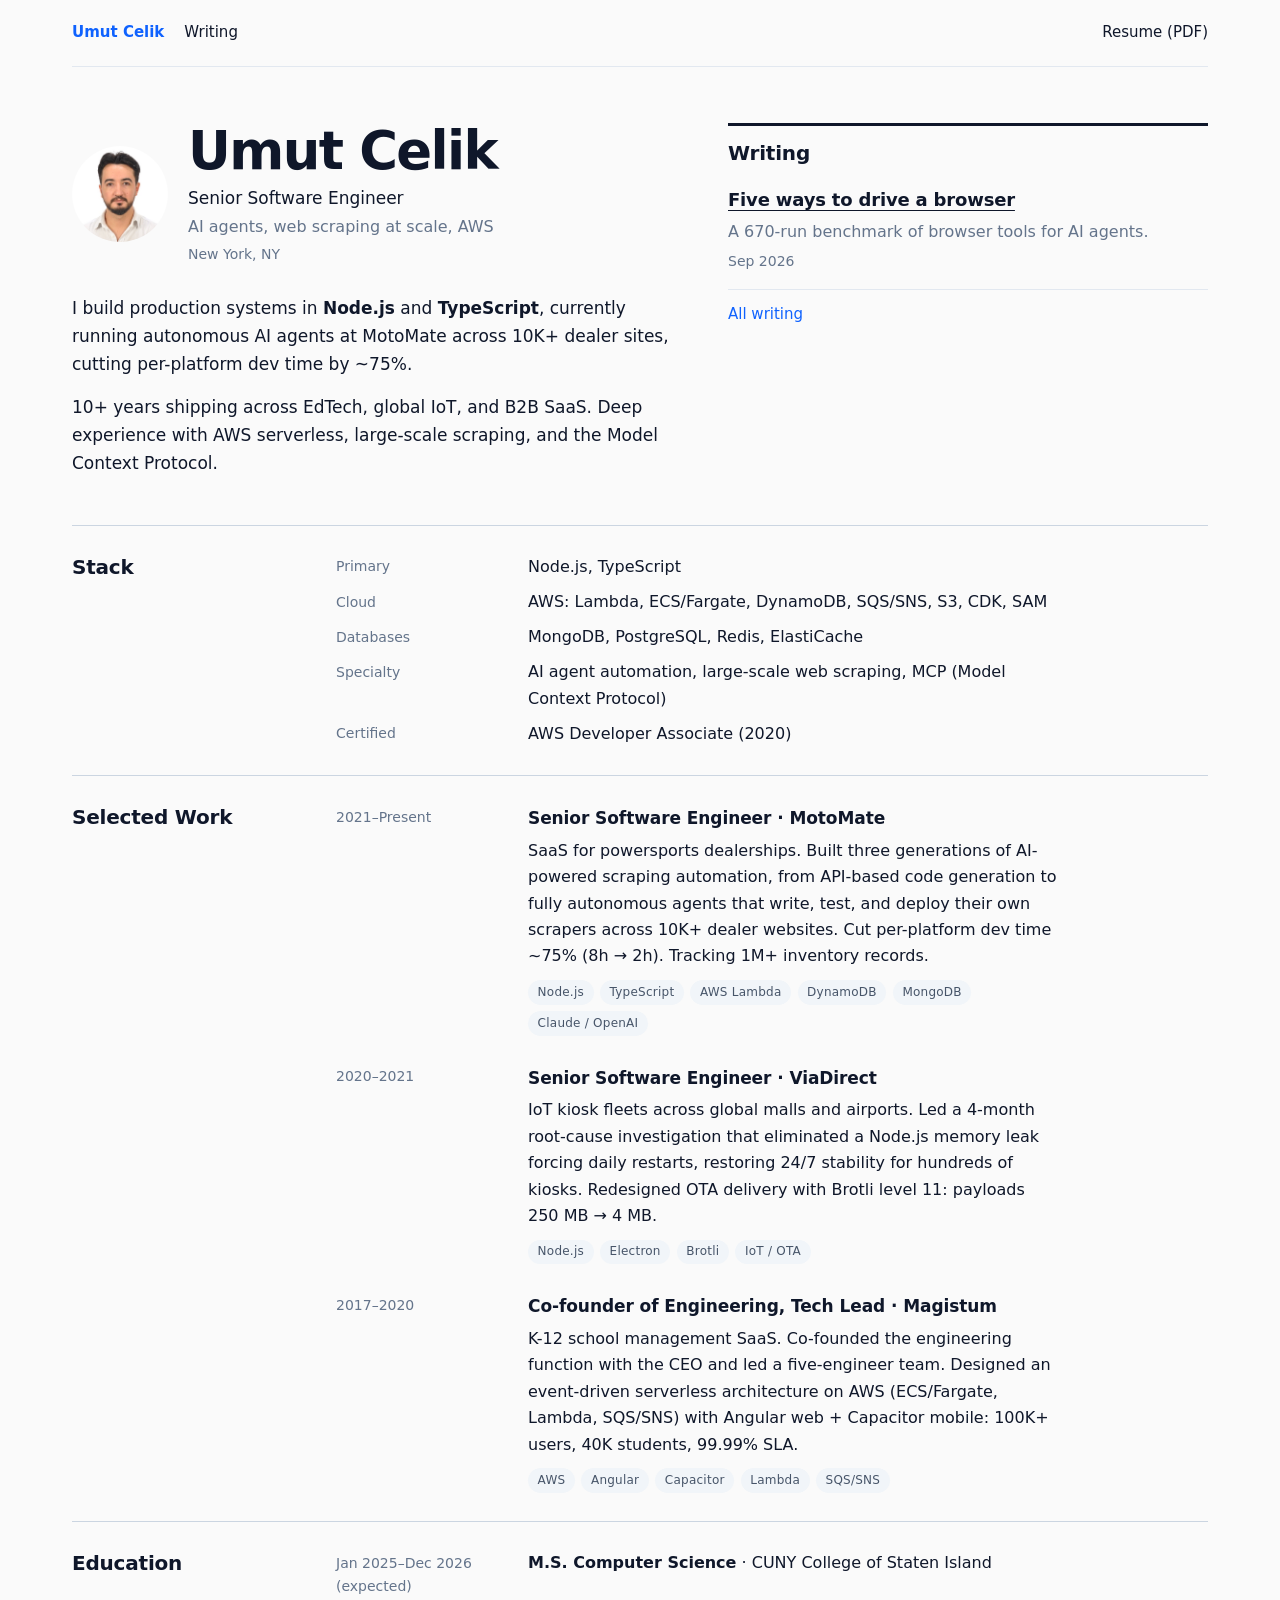
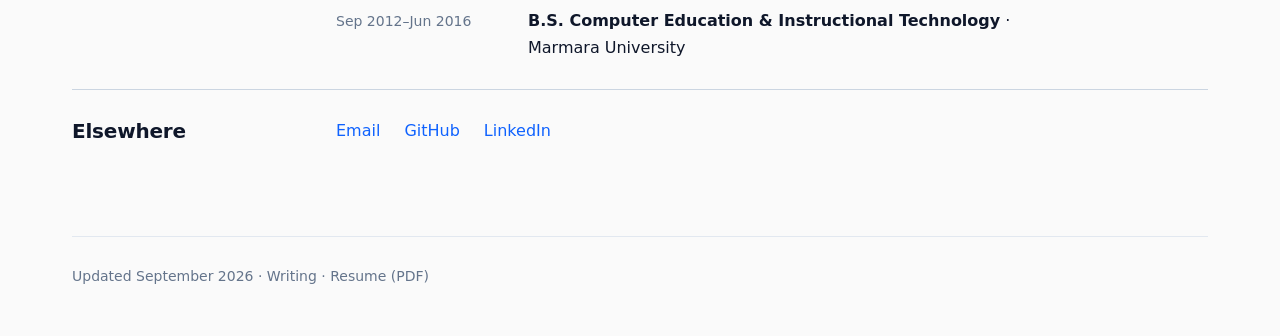
<file: index.html>
<!DOCTYPE html>
<html lang="en">
<head>
    <meta charset="utf-8">
    <meta name="viewport" content="width=device-width, initial-scale=1">
    <title>Umut Celik · Senior Software Engineer · AI Agents, Web Scraping, AWS</title>
    <meta name="description" content="Senior software engineer specializing in AI agent automation and large-scale web scraping. 10+ years in Node.js, TypeScript, and AWS. Based in New York, NY.">
    <meta name="author" content="Umut Celik">
    <link rel="canonical" href="https://umutcelik.com.tr/">
    <meta name="theme-color" content="#0a0a0a" media="(prefers-color-scheme: dark)">
    <meta name="theme-color" content="#fafafa" media="(prefers-color-scheme: light)">

    <meta property="og:type" content="profile">
    <meta property="og:title" content="Umut Celik, Senior Software Engineer">
    <meta property="og:description" content="AI agents, web scraping at scale, AWS. 10+ years shipping production Node.js and TypeScript systems.">
    <meta property="og:url" content="https://umutcelik.com.tr/">
    <meta property="og:image" content="https://umutcelik.com.tr/og.png">
    <meta property="og:image:width" content="1200">
    <meta property="og:image:height" content="630">
    <meta property="og:locale" content="en_US">
    <meta property="profile:first_name" content="Umut">
    <meta property="profile:last_name" content="Celik">

    <meta name="twitter:card" content="summary_large_image">
    <meta name="twitter:title" content="Umut Celik, Senior Software Engineer">
    <meta name="twitter:description" content="AI agents, web scraping at scale, AWS. 10+ years shipping production Node.js and TypeScript systems.">
    <meta name="twitter:image" content="https://umutcelik.com.tr/og.png">

    <link rel="icon" href="/favicon.ico" sizes="48x48">
    <link rel="icon" href="/favicon.svg" type="image/svg+xml">
    <link rel="icon" href="/favicon-96.png" type="image/png" sizes="96x96">
    <link rel="apple-touch-icon" href="/apple-touch-icon.png">
    <link rel="alternate" type="application/atom+xml" title="Umut Celik: Writing" href="https://umutcelik.com.tr/blog/feed.xml">

    <link rel="preload" as="image" href="umut-celik.jpg" fetchpriority="high">
    <link rel="stylesheet" href="assets/css/main.css">

    <script type="application/ld+json">
    {
        "@context": "https://schema.org",
        "@type": "ProfilePage",
        "@id": "https://umutcelik.com.tr/#profile",
        "url": "https://umutcelik.com.tr/",
        "dateModified": "2026-09-30T00:00:00-04:00",
        "inLanguage": "en-US",
        "mainEntity": {
            "@type": "Person",
            "name": "Umut Celik",
            "givenName": "Umut",
            "familyName": "Celik",
            "jobTitle": "Senior Software Engineer",
            "description": "Senior software engineer specializing in AI agent automation and large-scale web scraping.",
            "url": "https://umutcelik.com.tr/",
            "image": "https://umutcelik.com.tr/umut-celik.jpg",
            "email": "mailto:05umutcelik@gmail.com",
            "worksFor": {
                "@type": "Organization",
                "name": "MotoMate LLC"
            },
            "alumniOf": [
                {
                    "@type": "CollegeOrUniversity",
                    "name": "CUNY College of Staten Island"
                },
                {
                    "@type": "CollegeOrUniversity",
                    "name": "Marmara University"
                }
            ],
            "address": {
                "@type": "PostalAddress",
                "addressLocality": "New York",
                "addressRegion": "NY",
                "addressCountry": "US"
            },
            "hasCredential": {
                "@type": "EducationalOccupationalCredential",
                "name": "AWS Certified Developer Associate",
                "credentialCategory": "certification",
                "recognizedBy": {
                    "@type": "Organization",
                    "name": "Amazon Web Services"
                }
            },
            "knowsAbout": [
                "AI Agent Automation",
                "Large-scale Web Scraping",
                "Model Context Protocol (MCP)",
                "Node.js",
                "TypeScript",
                "AWS",
                "Serverless Architecture",
                "MongoDB",
                "OpenAI Agents SDK",
                "Anthropic Claude SDK"
            ],
            "sameAs": [
                "https://www.linkedin.com/in/05umutcelik/",
                "https://github.com/umutc"
            ],
            "@id": "https://umutcelik.com.tr/#person",
            "alternateName": "Umut Çelik"
        }
    }
    </script>
</head>
<body>
    <a class="skip-link" href="#main">Skip to content</a>

    <header class="wrap">
        <nav class="site-nav" aria-label="Site">
            <a href="/" aria-current="page">Umut Celik</a>
            <a href="/blog/">Writing</a>
            <a class="push" href="/Umut_Celik_Resume.pdf">Resume (PDF)</a>
        </nav>
    </header>

    <main id="main" class="wrap home">
        <div class="home-lede">
            <div>
                <header class="id">
                    <img class="avatar" src="umut-celik.jpg" alt="Umut Celik" width="96" height="96">
                    <div>
                        <h1>Umut Celik</h1>
                        <p class="role">Senior Software Engineer</p>
                        <p class="tagline">AI agents, web scraping at scale, AWS</p>
                        <p class="meta">New York, NY</p>
                    </div>
                </header>

                <section class="about" aria-label="About">
                    <p>I build production systems in <strong>Node.js</strong> and <strong>TypeScript</strong>, currently running autonomous AI agents at MotoMate across 10K+ dealer sites, cutting per-platform dev time by ~75%.</p>
            <p>10+ years shipping across EdTech, global IoT, and B2B SaaS. Deep experience with AWS serverless, large-scale scraping, and the Model Context Protocol.</p>
                </section>
            </div>

            <section class="latest" id="writing" aria-labelledby="writing-heading">
                <h2 id="writing-heading">Writing</h2>
                <div class="entry">
                    <a href="/blog/five-ways-to-drive-a-browser/">Five ways to drive a browser</a>
                    <p>A 670-run benchmark of browser tools for AI agents.</p>
                    <time datetime="2026-09-30">Sep 2026</time>
                </div>
                <p class="more"><a href="/blog/">All writing</a></p>
            </section>
        </div>

        <section class="row" id="stack" aria-labelledby="stack-heading">
            <h2 id="stack-heading">Stack</h2>
            <dl class="stack">
                <dt>Primary</dt>
                <dd>Node.js, TypeScript</dd>
                <dt>Cloud</dt>
                <dd>AWS: Lambda, ECS/Fargate, DynamoDB, SQS/SNS, S3, CDK, SAM</dd>
                <dt>Databases</dt>
                <dd>MongoDB, PostgreSQL, Redis, ElastiCache</dd>
                <dt>Specialty</dt>
                <dd>AI agent automation, large-scale web scraping, MCP (Model Context Protocol)</dd>
                <dt>Certified</dt>
                <dd>AWS Developer Associate (2020)</dd>
            </dl>
        </section>

        <section class="row" id="work" aria-labelledby="work-heading">
            <h2 id="work-heading">Selected Work</h2>
            <ol class="timeline">
                <li>
                    <div class="when">2021–Present</div>
                    <div class="what">
                        <h3>Senior Software Engineer · MotoMate</h3>
                        <p>SaaS for powersports dealerships. Built three generations of AI-powered scraping automation, from API-based code generation to fully autonomous agents that write, test, and deploy their own scrapers across 10K+ dealer websites. Cut per-platform dev time ~75% (8h → 2h). Tracking 1M+ inventory records.</p>
                        <ul class="tags">
                            <li>Node.js</li><li>TypeScript</li><li>AWS Lambda</li><li>DynamoDB</li><li>MongoDB</li><li>Claude / OpenAI</li>
                        </ul>
                    </div>
                </li>
                <li>
                    <div class="when">2020–2021</div>
                    <div class="what">
                        <h3>Senior Software Engineer · ViaDirect</h3>
                        <p>IoT kiosk fleets across global malls and airports. Led a 4-month root-cause investigation that eliminated a Node.js memory leak forcing daily restarts, restoring 24/7 stability for hundreds of kiosks. Redesigned OTA delivery with Brotli level 11: payloads 250&nbsp;MB → 4&nbsp;MB.</p>
                        <ul class="tags">
                            <li>Node.js</li><li>Electron</li><li>Brotli</li><li>IoT / OTA</li>
                        </ul>
                    </div>
                </li>
                <li>
                    <div class="when">2017–2020</div>
                    <div class="what">
                        <h3>Co-founder of Engineering, Tech Lead · Magistum</h3>
                        <p>K-12 school management SaaS. Co-founded the engineering function with the CEO and led a five-engineer team. Designed an event-driven serverless architecture on AWS (ECS/Fargate, Lambda, SQS/SNS) with Angular web + Capacitor mobile: 100K+ users, 40K students, 99.99% SLA.</p>
                        <ul class="tags">
                            <li>AWS</li><li>Angular</li><li>Capacitor</li><li>Lambda</li><li>SQS/SNS</li>
                        </ul>
                    </div>
                </li>
            </ol>
        </section>

        <section class="row" id="education" aria-labelledby="edu-heading">
            <h2 id="edu-heading">Education</h2>
            <ul class="edu">
                <li>
                    <span class="when">Jan 2025–Dec 2026 (expected)</span>
                    <span class="what"><strong>M.S. Computer Science</strong> · CUNY College of Staten Island</span>
                </li>
                <li>
                    <span class="when">Sep 2012–Jun 2016</span>
                    <span class="what"><strong>B.S. Computer Education &amp; Instructional Technology</strong> · Marmara University</span>
                </li>
            </ul>
        </section>

        <section class="row" id="elsewhere" aria-labelledby="elsewhere-heading">
            <h2 id="elsewhere-heading">Elsewhere</h2>
            <ul class="links">
                <li><a href="mailto:05umutcelik@gmail.com">Email</a></li>
                <li><a href="https://github.com/umutc" rel="me noopener" target="_blank">GitHub</a></li>
                <li><a href="https://www.linkedin.com/in/05umutcelik/" rel="me noopener" target="_blank">LinkedIn</a></li>
            </ul>
        </section>
    </main>

    <footer class="wrap site-footer">
        <p>Updated September 2026 · <a href="/blog/">Writing</a> · <a href="/Umut_Celik_Resume.pdf">Resume (PDF)</a></p>
    </footer>
</body>
</html>
</file>
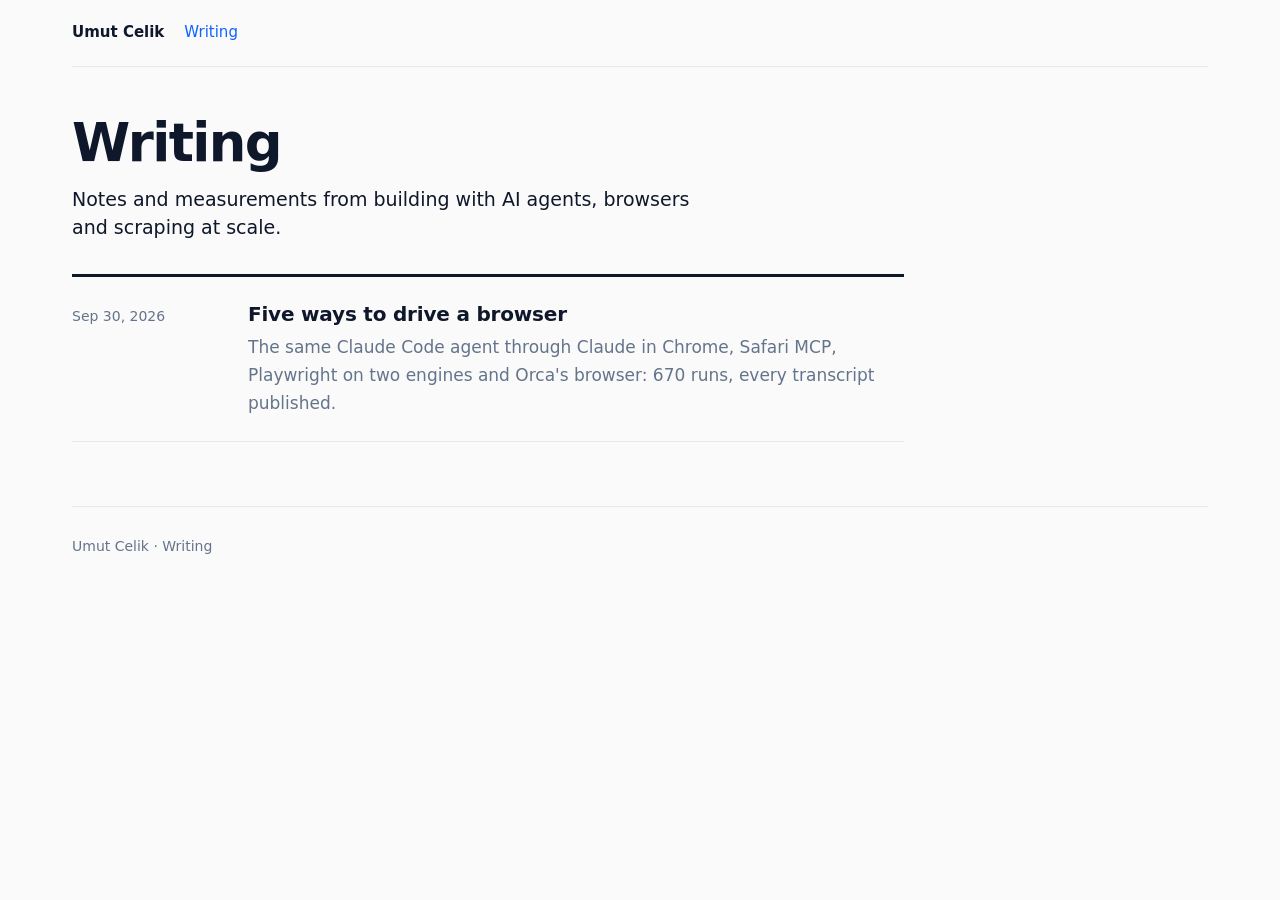
<file: blog/index.html>
<!DOCTYPE html>
<html lang="en">
<head>
    <meta charset="utf-8">
    <meta name="viewport" content="width=device-width, initial-scale=1">
    <title>Writing · Umut Celik</title>
    <meta name="description" content="Notes and measurements from building with AI agents, browsers and scraping at scale.">
    <meta name="author" content="Umut Celik">
    <link rel="canonical" href="https://umutcelik.com.tr/blog/">
    <meta name="theme-color" content="#0a0a0a" media="(prefers-color-scheme: dark)">
    <meta name="theme-color" content="#fafafa" media="(prefers-color-scheme: light)">
    <meta property="og:type" content="website">
    <meta property="og:title" content="Writing · Umut Celik">
    <meta property="og:url" content="https://umutcelik.com.tr/blog/">
    <meta property="og:image" content="https://umutcelik.com.tr/og.png">
    <link rel="icon" href="/favicon.ico" sizes="48x48">
    <link rel="icon" href="/favicon.svg" type="image/svg+xml">
    <link rel="icon" href="/favicon-96.png" type="image/png" sizes="96x96">
    <link rel="apple-touch-icon" href="/apple-touch-icon.png">
    <link rel="alternate" type="application/atom+xml" title="Umut Celik: Writing" href="https://umutcelik.com.tr/blog/feed.xml">
    <link rel="stylesheet" href="/assets/css/main.css">
    <link rel="stylesheet" href="/assets/css/post.css">
    <script type="application/ld+json">
    {
        "@context": "https://schema.org",
        "@type": "Blog",
        "@id": "https://umutcelik.com.tr/blog/#blog",
        "url": "https://umutcelik.com.tr/blog/",
        "name": "Writing · Umut Celik",
        "inLanguage": "en-US",
        "author": {
            "@type": "Person",
            "@id": "https://umutcelik.com.tr/#person",
            "name": "Umut Celik",
            "url": "https://umutcelik.com.tr/"
        },
        "blogPost": [
            {
                "@type": "BlogPosting",
                "@id": "https://umutcelik.com.tr/blog/five-ways-to-drive-a-browser/#article",
                "headline": "Five ways to drive a browser",
                "url": "https://umutcelik.com.tr/blog/five-ways-to-drive-a-browser/",
                "datePublished": "2026-09-30T00:00:00-04:00"
            }
        ]
    }
    </script>
</head>
<body>
    <a class="skip-link" href="#main">Skip to content</a>

    <header class="wrap">
        <nav class="site-nav" aria-label="Site">
            <a href="/">Umut Celik</a>
            <a href="/blog/" aria-current="page">Writing</a>
        </nav>
    </header>

    <main id="main" class="wrap">
        <header class="list-head">
            <h1>Writing</h1>
            <p class="dek">Notes and measurements from building with AI agents, browsers and scraping at scale.</p>
        </header>

        <ol class="post-list" reversed>
            <li>
                <div class="when"><time datetime="2026-09-30">Sep 30, 2026</time></div>
                <div>
                    <h2><a href="/blog/five-ways-to-drive-a-browser/">Five ways to drive a browser</a></h2>
                    <p>The same Claude Code agent through Claude in Chrome, Safari MCP, Playwright on two engines and Orca's browser: 670 runs, every transcript published.</p>
                </div>
            </li>
        </ol>
    </main>

    <footer class="wrap site-footer">
        <p><a href="/">Umut Celik</a> · <a href="/blog/">Writing</a></p>
    </footer>
</body>
</html>
</file>
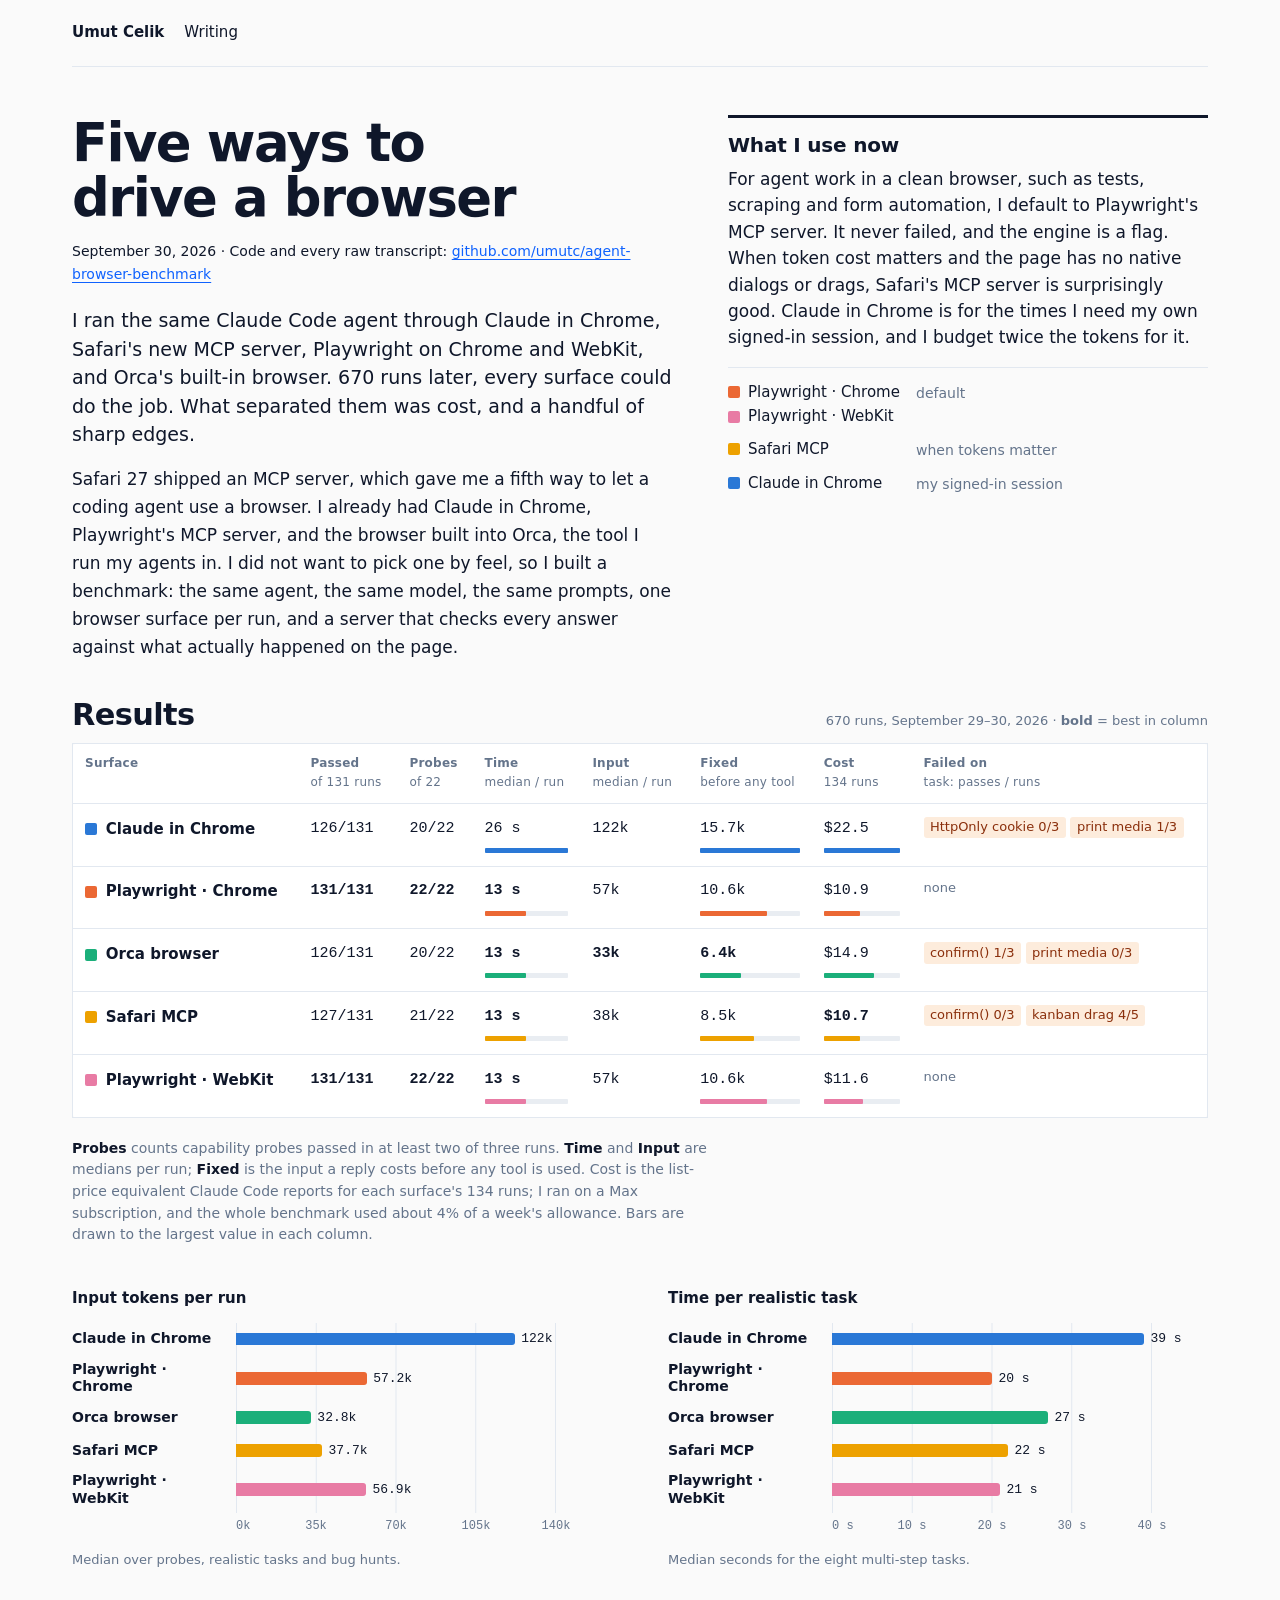
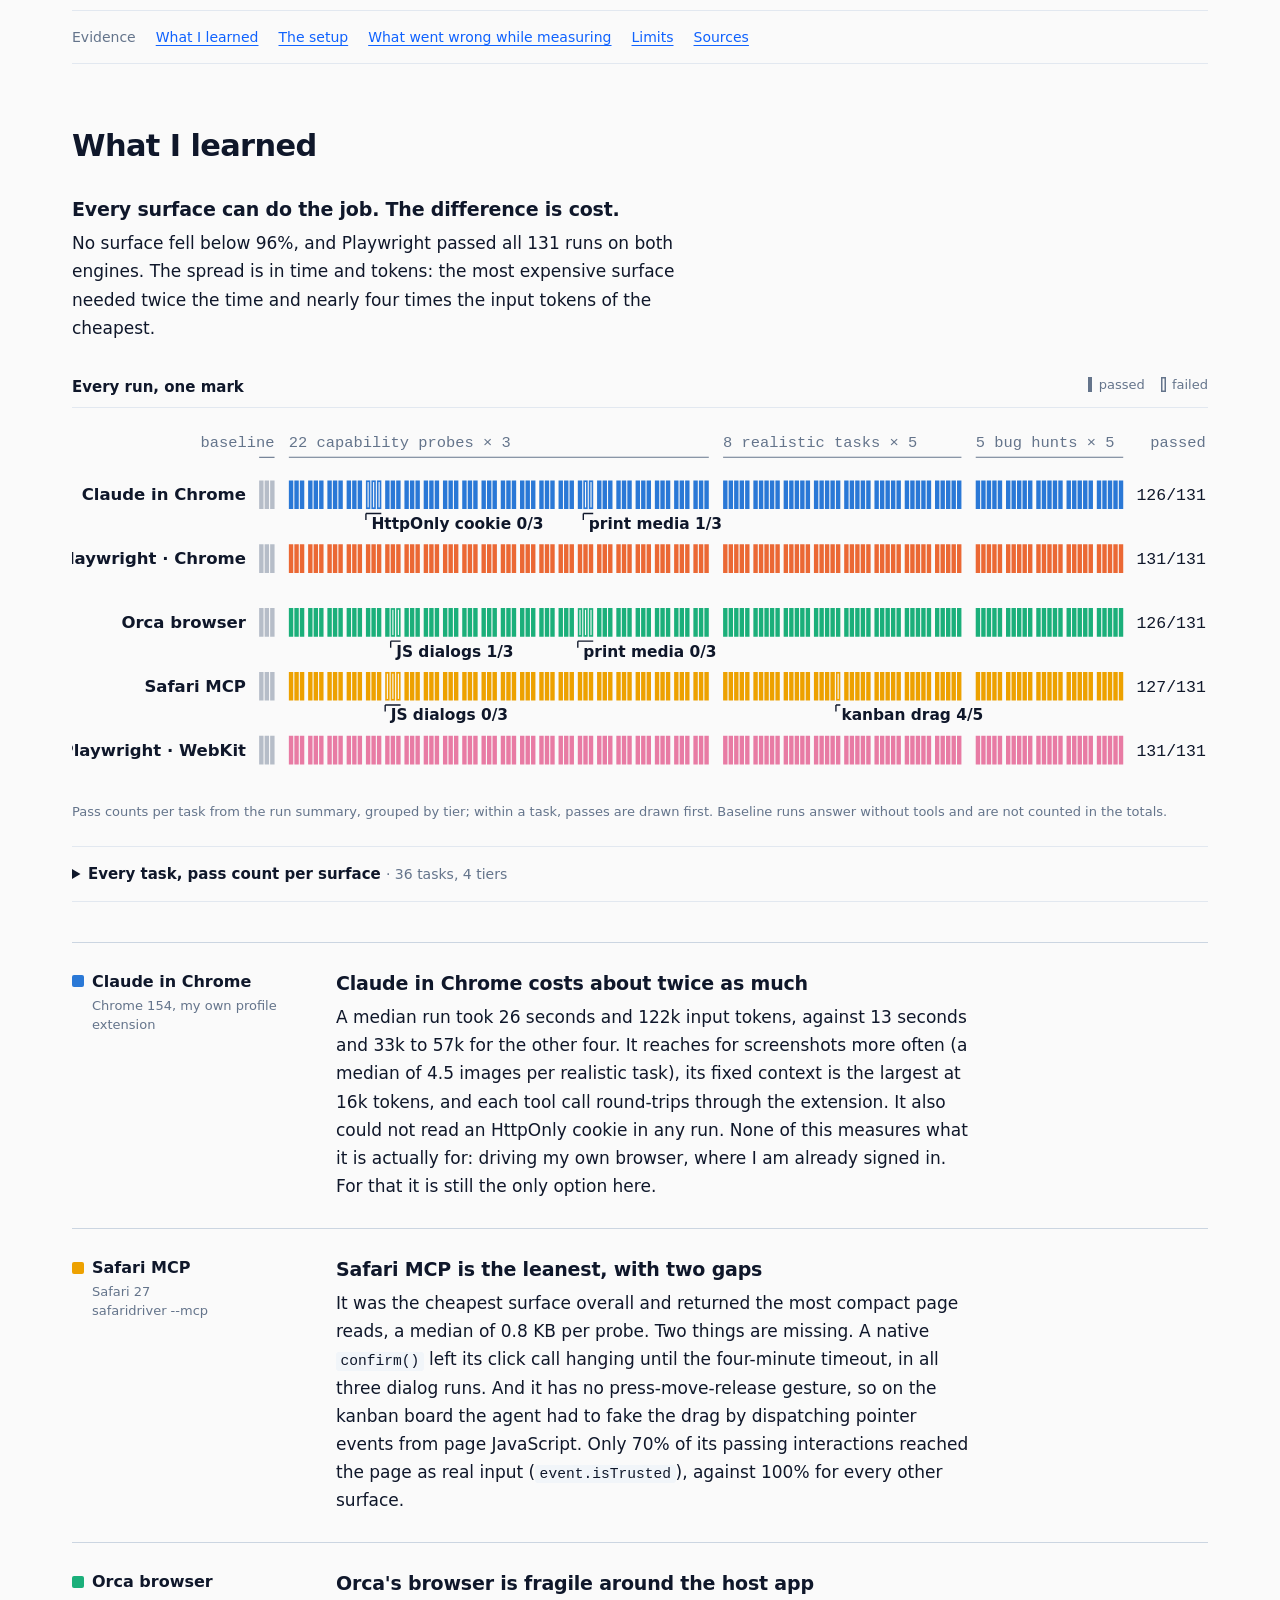
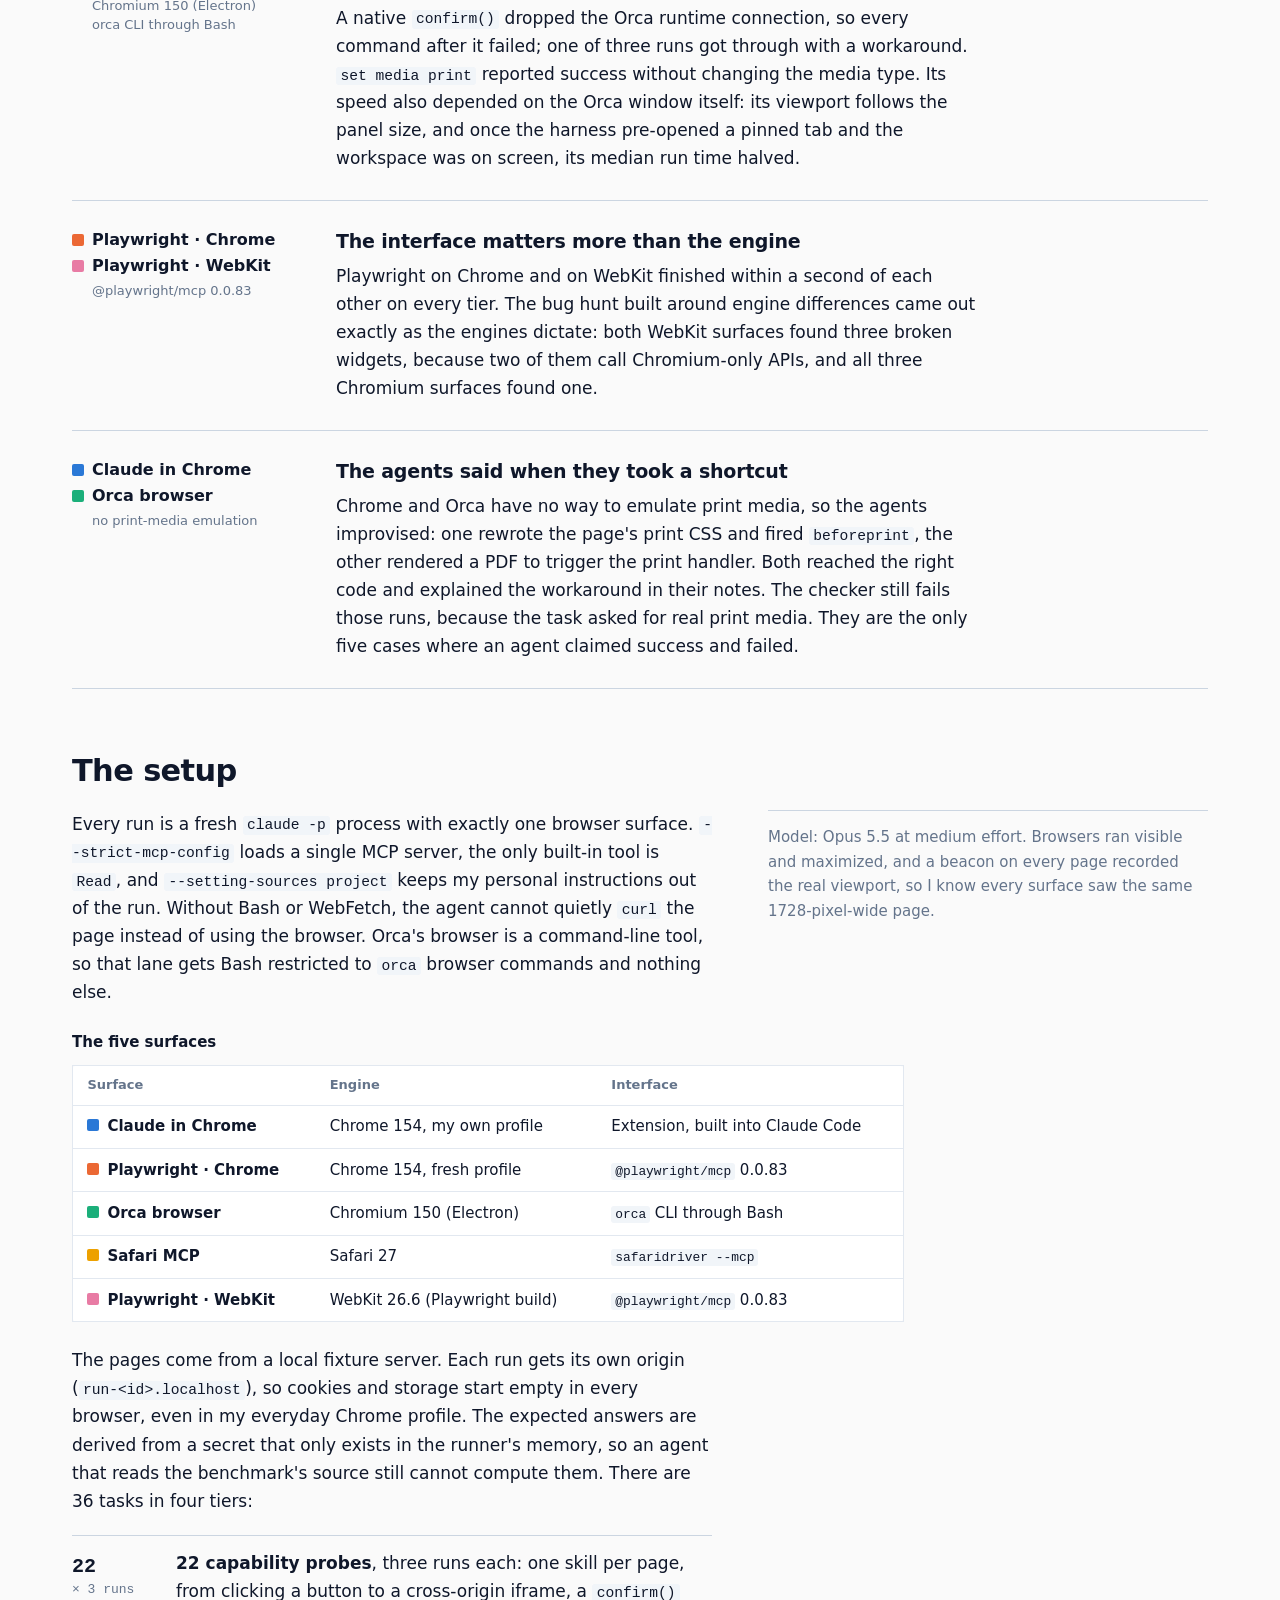
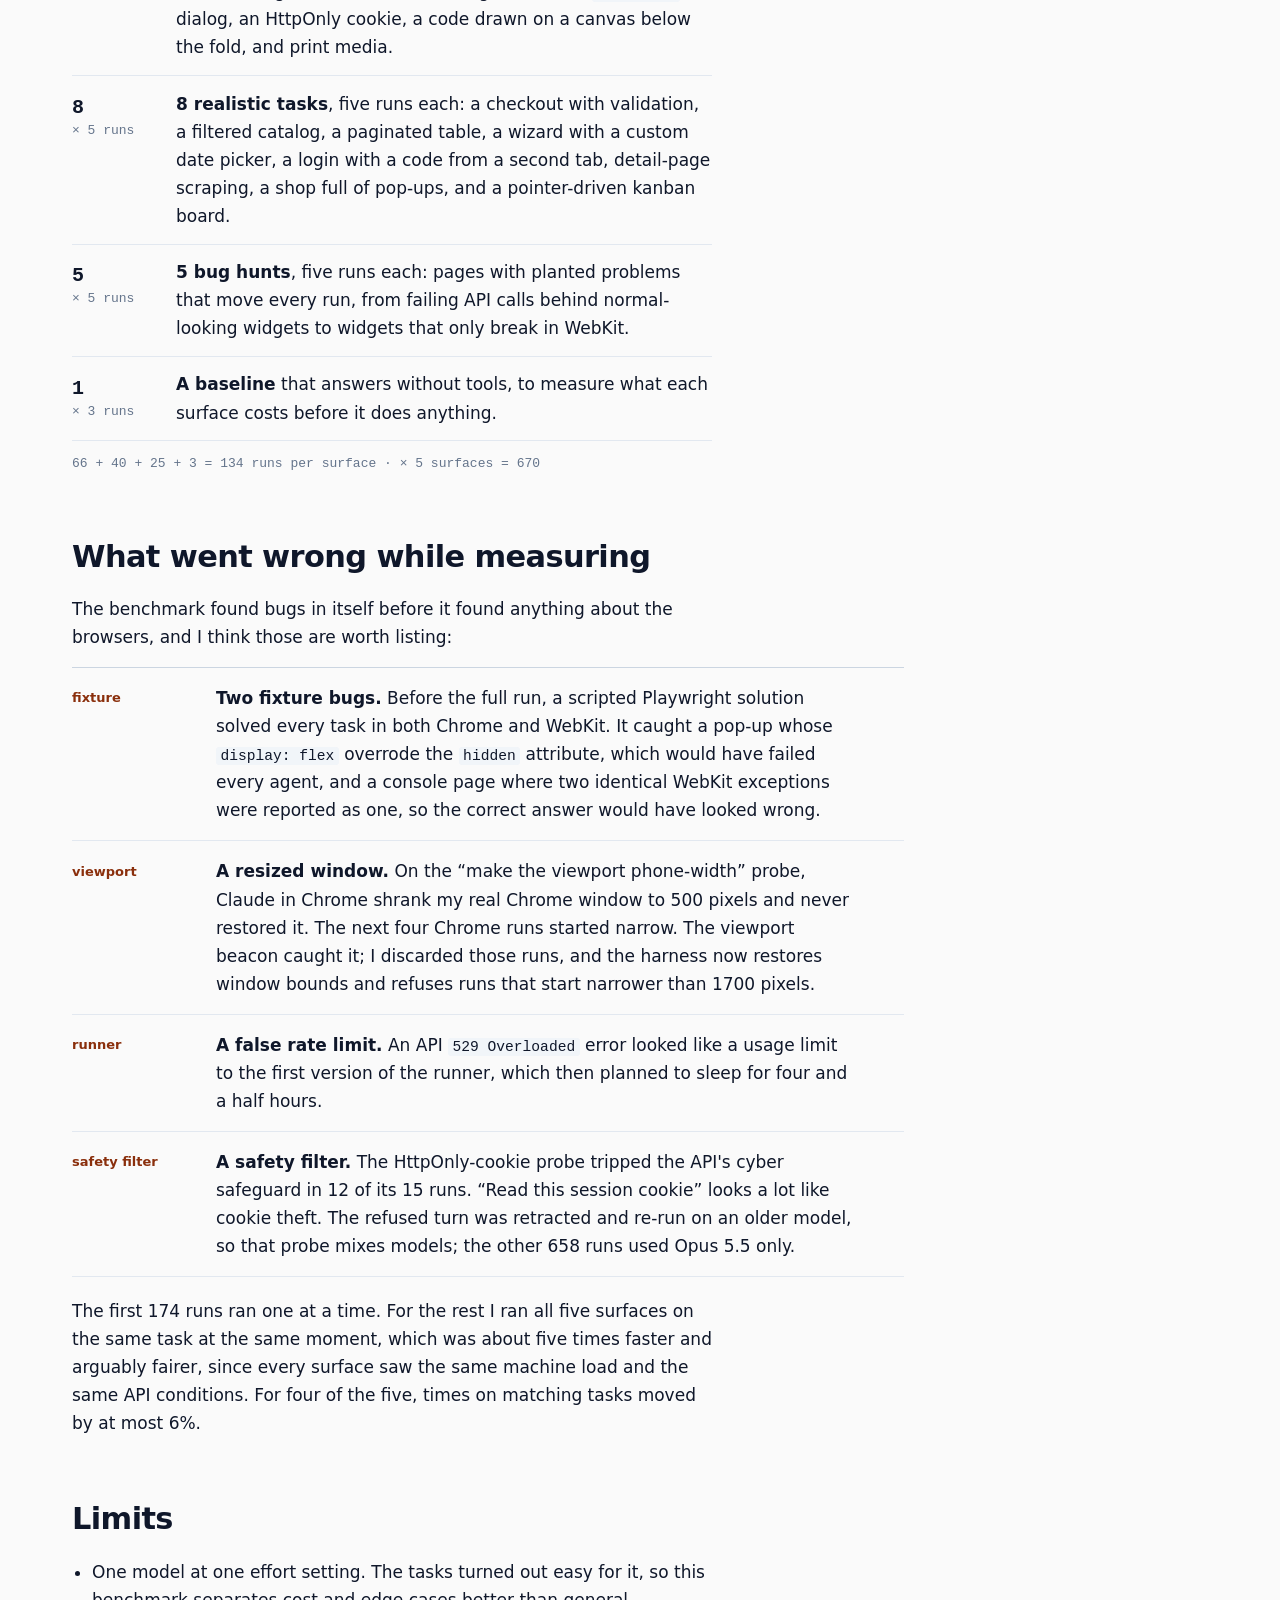
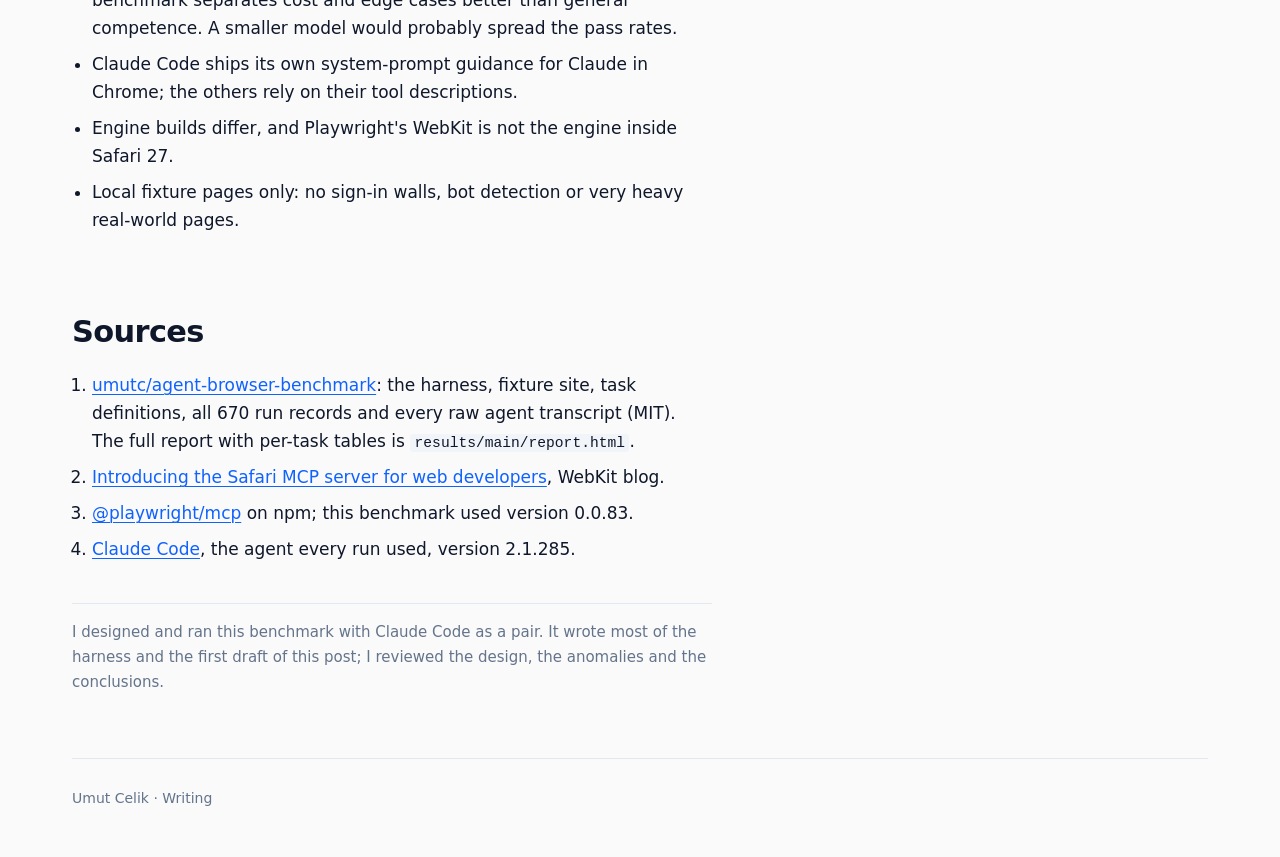
<file: blog/five-ways-to-drive-a-browser/index.html>
<!DOCTYPE html>
<html lang="en">
<head>
    <meta charset="utf-8">
    <meta name="viewport" content="width=device-width, initial-scale=1">
    <title>Five ways to drive a browser · Umut Celik</title>
    <meta name="description" content="I ran the same Claude Code agent through Claude in Chrome, Safari's new MCP server, Playwright on Chrome and WebKit, and Orca's built-in browser: 670 runs, with every transcript published.">
    <meta name="author" content="Umut Celik">
    <link rel="canonical" href="https://umutcelik.com.tr/blog/five-ways-to-drive-a-browser/">
    <meta name="theme-color" content="#0a0a0a" media="(prefers-color-scheme: dark)">
    <meta name="theme-color" content="#fafafa" media="(prefers-color-scheme: light)">

    <meta property="og:type" content="article">
    <meta property="og:title" content="Five ways to drive a browser">
    <meta property="og:description" content="The same Claude Code agent, five browser automation surfaces, 670 runs. Every surface can do the job; the difference is cost.">
    <meta property="og:url" content="https://umutcelik.com.tr/blog/five-ways-to-drive-a-browser/">
    <meta property="og:image" content="https://umutcelik.com.tr/blog/five-ways-to-drive-a-browser/og.png">
    <meta property="og:image:width" content="1200">
    <meta property="og:image:height" content="630">
    <meta property="article:published_time" content="2026-09-30">
    <meta name="twitter:card" content="summary_large_image">
    <meta name="twitter:title" content="Five ways to drive a browser">
    <meta name="twitter:description" content="The same Claude Code agent, five browser automation surfaces, 670 runs.">
    <meta name="twitter:image" content="https://umutcelik.com.tr/blog/five-ways-to-drive-a-browser/og.png">

    <link rel="icon" href="/favicon.ico" sizes="48x48">
    <link rel="icon" href="/favicon.svg" type="image/svg+xml">
    <link rel="icon" href="/favicon-96.png" type="image/png" sizes="96x96">
    <link rel="apple-touch-icon" href="/apple-touch-icon.png">
    <link rel="alternate" type="application/atom+xml" title="Umut Celik: Writing" href="https://umutcelik.com.tr/blog/feed.xml">
    <link rel="stylesheet" href="/assets/css/main.css">
    <link rel="stylesheet" href="/assets/css/post.css">

    <script type="application/ld+json">
    {
        "@context": "https://schema.org",
        "@type": "BlogPosting",
        "@id": "https://umutcelik.com.tr/blog/five-ways-to-drive-a-browser/#article",
        "headline": "Five ways to drive a browser",
        "description": "I ran the same Claude Code agent through Claude in Chrome, Safari's new MCP server, Playwright on Chrome and WebKit, and Orca's built-in browser: 670 runs, with every transcript published.",
        "url": "https://umutcelik.com.tr/blog/five-ways-to-drive-a-browser/",
        "mainEntityOfPage": "https://umutcelik.com.tr/blog/five-ways-to-drive-a-browser/",
        "datePublished": "2026-09-30T00:00:00-04:00",
        "dateModified": "2026-09-30T00:00:00-04:00",
        "inLanguage": "en-US",
        "image": {
            "@type": "ImageObject",
            "url": "https://umutcelik.com.tr/blog/five-ways-to-drive-a-browser/og.png",
            "width": 1200,
            "height": 630
        },
        "author": {
            "@type": "Person",
            "@id": "https://umutcelik.com.tr/#person",
            "name": "Umut Celik",
            "url": "https://umutcelik.com.tr/"
        },
        "publisher": {
            "@type": "Person",
            "@id": "https://umutcelik.com.tr/#person",
            "name": "Umut Celik",
            "url": "https://umutcelik.com.tr/"
        },
        "isPartOf": {
            "@type": "Blog",
            "@id": "https://umutcelik.com.tr/blog/#blog"
        },
        "isBasedOn": "https://github.com/umutc/agent-browser-benchmark",
        "keywords": [
            "AI agents",
            "browser automation",
            "MCP",
            "Claude Code",
            "Playwright",
            "Safari MCP",
            "Claude in Chrome",
            "benchmark"
        ]
    }
    </script>
</head>
<body>
    <a class="skip-link" href="#main">Skip to content</a>

    <header class="wrap">
        <nav class="site-nav" aria-label="Site">
            <a href="/">Umut Celik</a>
            <a href="/blog/">Writing</a>
        </nav>
    </header>

    <main id="main" class="wrap">
        <article>
            <header class="lede">
                <div>
                    <h1>Five ways to drive a browser</h1>
                    <p class="meta"><time datetime="2026-09-30">September 30, 2026</time> · Code and every raw transcript: <a href="https://github.com/umutc/agent-browser-benchmark">github.com/umutc/agent-browser-benchmark</a></p>
                    <p class="dek">I ran the same Claude Code agent through Claude in Chrome, Safari's new MCP server, Playwright on Chrome and WebKit, and Orca's built-in browser. 670 runs later, every surface could do the job. What separated them was cost, and a handful of sharp edges.</p>
                    <p class="intro">Safari 27 shipped an MCP server, which gave me a fifth way to let a coding agent use a browser. I already had Claude in Chrome, Playwright's MCP server, and the browser built into Orca, the tool I run my agents in. I did not want to pick one by feel, so I built a benchmark: the same agent, the same model, the same prompts, one browser surface per run, and a server that checks every answer against what actually happened on the page.</p>
                </div>

                <section class="verdict" aria-labelledby="use-now">
                    <h2 id="use-now">What I use now</h2>
                    <p>For agent work in a clean browser, such as tests, scraping and form automation, I default to Playwright's MCP server. It never failed, and the engine is a flag. When token cost matters and the page has no native dialogs or drags, Safari's MCP server is surprisingly good. Claude in Chrome is for the times I need my own signed-in session, and I budget twice the tokens for it.</p>
                    <ul class="picks" aria-label="Summary of the picks">
                        <li>
                            <span><span class="nm v2"><span class="sw" aria-hidden="true"></span>Playwright · Chrome</span><span class="nm v5"><span class="sw" aria-hidden="true"></span>Playwright · WebKit</span></span>
                            <span class="use">default</span>
                        </li>
                        <li>
                            <span class="nm v4"><span class="sw" aria-hidden="true"></span>Safari MCP</span>
                            <span class="use">when tokens matter</span>
                        </li>
                        <li>
                            <span class="nm v1"><span class="sw" aria-hidden="true"></span>Claude in Chrome</span>
                            <span class="use">my signed-in session</span>
                        </li>
                    </ul>
                </section>
            </header>

            <section class="section-first" aria-labelledby="results">
                <div class="board-head">
                    <h2 id="results">Results</h2>
                    <p aria-hidden="true">670 runs, September 29–30, 2026 · <b>bold</b> = best in column</p>
                </div>
                <div class="scroll board-wrap">
                    <table class="board">
                        <caption class="sr-only">670 runs, September 29–30, 2026</caption>
                        <thead>
                            <tr>
                                <th scope="col">Surface</th>
                                <th scope="col">Passed<span>of 131 runs</span></th>
                                <th scope="col">Probes<span>of 22</span></th>
                                <th scope="col">Time<span>median / run</span></th>
                                <th scope="col">Input<span>median / run</span></th>
                                <th scope="col">Fixed<span>before any tool</span></th>
                                <th scope="col">Cost<span>134 runs</span></th>
                                <th scope="col">Failed on<span>task: passes / runs</span></th>
                            </tr>
                        </thead>
                        <tbody>
                            <tr class="v1">
                                <th scope="row"><span class="nm"><span class="sw" aria-hidden="true"></span>Claude in Chrome</span></th>
                                <td class="m" data-label="Passed, of 131 runs">126/131</td>
                                <td class="m" data-label="Probes, of 22">20/22</td>
                                <td class="m" data-label="Time, median / run">26 s<span class="bar"><i style="--w:1"></i></span></td>
                                <td class="m" data-label="Input, median / run">122k</td>
                                <td class="m" data-label="Fixed, before any tool">15.7k<span class="bar"><i style="--w:1"></i></span></td>
                                <td class="m" data-label="Cost, 134 runs">$22.5<span class="bar"><i style="--w:1"></i></span></td>
                                <td class="dropped" data-label="Failed on (task: passes / runs)"><ul><li>HttpOnly cookie 0/3</li><li>print media 1/3</li></ul></td>
                            </tr>
                            <tr class="v2">
                                <th scope="row"><span class="nm"><span class="sw" aria-hidden="true"></span>Playwright · Chrome</span></th>
                                <td class="m" data-label="Passed, of 131 runs"><b>131/131</b></td>
                                <td class="m" data-label="Probes, of 22"><b>22/22</b></td>
                                <td class="m" data-label="Time, median / run"><b>13 s</b><span class="bar"><i style="--w:.5"></i></span></td>
                                <td class="m" data-label="Input, median / run">57k</td>
                                <td class="m" data-label="Fixed, before any tool">10.6k<span class="bar"><i style="--w:.675"></i></span></td>
                                <td class="m" data-label="Cost, 134 runs">$10.9<span class="bar"><i style="--w:.484"></i></span></td>
                                <td class="dropped" data-label="Failed on (task: passes / runs)"><span class="none">none</span></td>
                            </tr>
                            <tr class="v3">
                                <th scope="row"><span class="nm"><span class="sw" aria-hidden="true"></span>Orca browser</span></th>
                                <td class="m" data-label="Passed, of 131 runs">126/131</td>
                                <td class="m" data-label="Probes, of 22">20/22</td>
                                <td class="m" data-label="Time, median / run"><b>13 s</b><span class="bar"><i style="--w:.5"></i></span></td>
                                <td class="m" data-label="Input, median / run"><b>33k</b></td>
                                <td class="m" data-label="Fixed, before any tool"><b>6.4k</b><span class="bar"><i style="--w:.408"></i></span></td>
                                <td class="m" data-label="Cost, 134 runs">$14.9<span class="bar"><i style="--w:.662"></i></span></td>
                                <td class="dropped" data-label="Failed on (task: passes / runs)"><ul><li>confirm() 1/3</li><li>print media 0/3</li></ul></td>
                            </tr>
                            <tr class="v4">
                                <th scope="row"><span class="nm"><span class="sw" aria-hidden="true"></span>Safari MCP</span></th>
                                <td class="m" data-label="Passed, of 131 runs">127/131</td>
                                <td class="m" data-label="Probes, of 22">21/22</td>
                                <td class="m" data-label="Time, median / run"><b>13 s</b><span class="bar"><i style="--w:.5"></i></span></td>
                                <td class="m" data-label="Input, median / run">38k</td>
                                <td class="m" data-label="Fixed, before any tool">8.5k<span class="bar"><i style="--w:.541"></i></span></td>
                                <td class="m" data-label="Cost, 134 runs"><b>$10.7</b><span class="bar"><i style="--w:.476"></i></span></td>
                                <td class="dropped" data-label="Failed on (task: passes / runs)"><ul><li>confirm() 0/3</li><li>kanban drag 4/5</li></ul></td>
                            </tr>
                            <tr class="v5">
                                <th scope="row"><span class="nm"><span class="sw" aria-hidden="true"></span>Playwright · WebKit</span></th>
                                <td class="m" data-label="Passed, of 131 runs"><b>131/131</b></td>
                                <td class="m" data-label="Probes, of 22"><b>22/22</b></td>
                                <td class="m" data-label="Time, median / run"><b>13 s</b><span class="bar"><i style="--w:.5"></i></span></td>
                                <td class="m" data-label="Input, median / run">57k</td>
                                <td class="m" data-label="Fixed, before any tool">10.6k<span class="bar"><i style="--w:.675"></i></span></td>
                                <td class="m" data-label="Cost, 134 runs">$11.6<span class="bar"><i style="--w:.516"></i></span></td>
                                <td class="dropped" data-label="Failed on (task: passes / runs)"><span class="none">none</span></td>
                            </tr>
                        </tbody>
                    </table>
                </div>

                <div class="board-foot prose">
                    <p class="fine"><em>Probes</em> counts capability probes passed in at least two of three runs. <em>Time</em> and <em>Input</em> are medians per run; <em>Fixed</em> is the input a reply costs before any tool is used. Cost is the list-price equivalent Claude Code reports for each surface's 134 runs; I ran on a Max subscription, and the whole benchmark used about 4% of a week's allowance. Bars are drawn to the largest value in each column.</p>
                </div>

                <div class="charts">
                    <figure class="hchart">
                        <figcaption>Input tokens per run</figcaption>
                        <ul class="hbars">
                            <li class="v1"><span class="hb-name">Claude in Chrome</span><span class="hb-track"><span class="hb-bar" style="--w:.8714"></span><span class="hb-val">122k</span></span></li>
                            <li class="v2"><span class="hb-name">Playwright · Chrome</span><span class="hb-track"><span class="hb-bar" style="--w:.4086"></span><span class="hb-val">57.2k</span></span></li>
                            <li class="v3"><span class="hb-name">Orca browser</span><span class="hb-track"><span class="hb-bar" style="--w:.2343"></span><span class="hb-val">32.8k</span></span></li>
                            <li class="v4"><span class="hb-name">Safari MCP</span><span class="hb-track"><span class="hb-bar" style="--w:.2693"></span><span class="hb-val">37.7k</span></span></li>
                            <li class="v5"><span class="hb-name">Playwright · WebKit</span><span class="hb-track"><span class="hb-bar" style="--w:.4064"></span><span class="hb-val">56.9k</span></span></li>
                        </ul>
                        <div class="hb-axis" aria-hidden="true"><span style="--x:0">0k</span><span style="--x:.25">35k</span><span style="--x:.5">70k</span><span style="--x:.75">105k</span><span style="--x:1">140k</span></div>
                        <p class="note">Median over probes, realistic tasks and bug hunts.</p>
                    </figure>
                    <figure class="hchart">
                        <figcaption>Time per realistic task</figcaption>
                        <ul class="hbars">
                            <li class="v1"><span class="hb-name">Claude in Chrome</span><span class="hb-track"><span class="hb-bar" style="--w:.975"></span><span class="hb-val">39 s</span></span></li>
                            <li class="v2"><span class="hb-name">Playwright · Chrome</span><span class="hb-track"><span class="hb-bar" style="--w:.5"></span><span class="hb-val">20 s</span></span></li>
                            <li class="v3"><span class="hb-name">Orca browser</span><span class="hb-track"><span class="hb-bar" style="--w:.675"></span><span class="hb-val">27 s</span></span></li>
                            <li class="v4"><span class="hb-name">Safari MCP</span><span class="hb-track"><span class="hb-bar" style="--w:.55"></span><span class="hb-val">22 s</span></span></li>
                            <li class="v5"><span class="hb-name">Playwright · WebKit</span><span class="hb-track"><span class="hb-bar" style="--w:.525"></span><span class="hb-val">21 s</span></span></li>
                        </ul>
                        <div class="hb-axis" aria-hidden="true"><span style="--x:0">0 s</span><span style="--x:.25">10 s</span><span style="--x:.5">20 s</span><span style="--x:.75">30 s</span><span style="--x:1">40 s</span></div>
                        <p class="note">Median seconds for the eight multi-step tasks.</p>
                    </figure>
                </div>

                <nav class="toc" aria-label="On this page">
                    <span>Evidence</span>
                    <a href="#learned">What I learned</a>
                    <a href="#setup">The setup</a>
                    <a href="#wrong">What went wrong while measuring</a>
                    <a href="#limits">Limits</a>
                    <a href="#sources">Sources</a>
                </nav>
            </section>

            <section aria-labelledby="learned">
                <h2 id="learned">What I learned</h2>
                <div class="prose">
                    <h3>Every surface can do the job. The difference is cost.</h3>
                    <p>No surface fell below 96%, and Playwright passed all 131 runs on both engines. The spread is in time and tokens: the most expensive surface needed twice the time and nearly four times the input tokens of the cheapest.</p>
                </div>

                <figure class="runlog">
                    <figcaption><span id="runlog-title">Every run, one mark</span><span class="legend" aria-hidden="true"><span><i></i>passed</span><span><i class="hollow"></i>failed</span></span></figcaption>
                    <div class="scroll" role="region" tabindex="0" aria-labelledby="runlog-title">
                        <svg class="runlog-svg" viewBox="0 0 1032 326" role="img" aria-labelledby="runlog-svg-title runlog-svg-desc">
                        <title id="runlog-svg-title">Every run, one mark</title>
                        <desc id="runlog-svg-desc">One mark per run, 134 per surface. Every run passed except: Claude in Chrome, HttpOnly cookie 0 of 3 and print media 1 of 3; Orca browser, JS dialogs 1 of 3 and print media 0 of 3; Safari MCP, JS dialogs 0 of 3 and kanban drag 4 of 5. Playwright on Chrome and on WebKit passed all 131 scored runs.</desc>
                        <text class="tier" x="184.0" y="14" text-anchor="end">baseline</text>
                        <line class="bracket" x1="170.0" x2="184.0" y1="23" y2="23"/>
                        <text class="tier" x="197.0" y="14">22 capability probes × 3</text>
                        <line class="bracket" x1="197.0" x2="578.5" y1="23" y2="23"/>
                        <text class="tier" x="591.5" y="14">8 realistic tasks × 5</text>
                        <line class="bracket" x1="591.5" x2="808.0" y1="23" y2="23"/>
                        <text class="tier" x="821.0" y="14">5 bug hunts × 5</text>
                        <line class="bracket" x1="821.0" x2="955.0" y1="23" y2="23"/>
                        <text class="tier" x="1030" y="14" text-anchor="end">passed</text>
                        <text class="label" x="158" y="62" text-anchor="end">Claude in Chrome</text>
                        <path class="base" d="M170,44h4v26h-4zM175,44h4v26h-4zM180,44h4v26h-4z"/>
                        <path class="f1" d="M197,44h4v26h-4zM202,44h4v26h-4zM207,44h4v26h-4zM214.5,44h4v26h-4zM219.5,44h4v26h-4zM224.5,44h4v26h-4zM232,44h4v26h-4zM237,44h4v26h-4zM242,44h4v26h-4zM249.5,44h4v26h-4zM254.5,44h4v26h-4zM259.5,44h4v26h-4zM284.5,44h4v26h-4zM289.5,44h4v26h-4zM294.5,44h4v26h-4zM302,44h4v26h-4zM307,44h4v26h-4zM312,44h4v26h-4zM319.5,44h4v26h-4zM324.5,44h4v26h-4zM329.5,44h4v26h-4zM337,44h4v26h-4zM342,44h4v26h-4zM347,44h4v26h-4zM354.5,44h4v26h-4zM359.5,44h4v26h-4zM364.5,44h4v26h-4zM372,44h4v26h-4zM377,44h4v26h-4zM382,44h4v26h-4zM389.5,44h4v26h-4zM394.5,44h4v26h-4zM399.5,44h4v26h-4zM407,44h4v26h-4zM412,44h4v26h-4zM417,44h4v26h-4zM424.5,44h4v26h-4zM429.5,44h4v26h-4zM434.5,44h4v26h-4zM442,44h4v26h-4zM447,44h4v26h-4zM452,44h4v26h-4zM459.5,44h4v26h-4zM477,44h4v26h-4zM482,44h4v26h-4zM487,44h4v26h-4zM494.5,44h4v26h-4zM499.5,44h4v26h-4zM504.5,44h4v26h-4zM512,44h4v26h-4zM517,44h4v26h-4zM522,44h4v26h-4zM529.5,44h4v26h-4zM534.5,44h4v26h-4zM539.5,44h4v26h-4zM547,44h4v26h-4zM552,44h4v26h-4zM557,44h4v26h-4zM564.5,44h4v26h-4zM569.5,44h4v26h-4zM574.5,44h4v26h-4zM591.5,44h4v26h-4zM596.5,44h4v26h-4zM601.5,44h4v26h-4zM606.5,44h4v26h-4zM611.5,44h4v26h-4zM619,44h4v26h-4zM624,44h4v26h-4zM629,44h4v26h-4zM634,44h4v26h-4zM639,44h4v26h-4zM646.5,44h4v26h-4zM651.5,44h4v26h-4zM656.5,44h4v26h-4zM661.5,44h4v26h-4zM666.5,44h4v26h-4zM674,44h4v26h-4zM679,44h4v26h-4zM684,44h4v26h-4zM689,44h4v26h-4zM694,44h4v26h-4zM701.5,44h4v26h-4zM706.5,44h4v26h-4zM711.5,44h4v26h-4zM716.5,44h4v26h-4zM721.5,44h4v26h-4zM729,44h4v26h-4zM734,44h4v26h-4zM739,44h4v26h-4zM744,44h4v26h-4zM749,44h4v26h-4zM756.5,44h4v26h-4zM761.5,44h4v26h-4zM766.5,44h4v26h-4zM771.5,44h4v26h-4zM776.5,44h4v26h-4zM784,44h4v26h-4zM789,44h4v26h-4zM794,44h4v26h-4zM799,44h4v26h-4zM804,44h4v26h-4zM821,44h4v26h-4zM826,44h4v26h-4zM831,44h4v26h-4zM836,44h4v26h-4zM841,44h4v26h-4zM848.5,44h4v26h-4zM853.5,44h4v26h-4zM858.5,44h4v26h-4zM863.5,44h4v26h-4zM868.5,44h4v26h-4zM876,44h4v26h-4zM881,44h4v26h-4zM886,44h4v26h-4zM891,44h4v26h-4zM896,44h4v26h-4zM903.5,44h4v26h-4zM908.5,44h4v26h-4zM913.5,44h4v26h-4zM918.5,44h4v26h-4zM923.5,44h4v26h-4zM931,44h4v26h-4zM936,44h4v26h-4zM941,44h4v26h-4zM946,44h4v26h-4zM951,44h4v26h-4z"/>
                        <rect class="x1" x="267.75" y="44.75" width="2.5" height="24.5"/>
                        <rect class="x1" x="272.75" y="44.75" width="2.5" height="24.5"/>
                        <rect class="x1" x="277.75" y="44.75" width="2.5" height="24.5"/>
                        <path class="fail-tick" d="M267.0,74H281.0M267.0,74v6"/>
                        <text class="anno" x="272.0" y="88">HttpOnly cookie 0/3</text>
                        <rect class="x1" x="465.25" y="44.75" width="2.5" height="24.5"/>
                        <rect class="x1" x="470.25" y="44.75" width="2.5" height="24.5"/>
                        <path class="fail-tick" d="M464.5,74H473.5M464.5,74v6"/>
                        <text class="anno" x="469.5" y="88">print media 1/3</text>
                        <text class="value" x="1030" y="62" text-anchor="end">126/131</text>
                        <text class="label" x="158" y="120" text-anchor="end">Playwright · Chrome</text>
                        <path class="base" d="M170,102h4v26h-4zM175,102h4v26h-4zM180,102h4v26h-4z"/>
                        <path class="f2" d="M197,102h4v26h-4zM202,102h4v26h-4zM207,102h4v26h-4zM214.5,102h4v26h-4zM219.5,102h4v26h-4zM224.5,102h4v26h-4zM232,102h4v26h-4zM237,102h4v26h-4zM242,102h4v26h-4zM249.5,102h4v26h-4zM254.5,102h4v26h-4zM259.5,102h4v26h-4zM267,102h4v26h-4zM272,102h4v26h-4zM277,102h4v26h-4zM284.5,102h4v26h-4zM289.5,102h4v26h-4zM294.5,102h4v26h-4zM302,102h4v26h-4zM307,102h4v26h-4zM312,102h4v26h-4zM319.5,102h4v26h-4zM324.5,102h4v26h-4zM329.5,102h4v26h-4zM337,102h4v26h-4zM342,102h4v26h-4zM347,102h4v26h-4zM354.5,102h4v26h-4zM359.5,102h4v26h-4zM364.5,102h4v26h-4zM372,102h4v26h-4zM377,102h4v26h-4zM382,102h4v26h-4zM389.5,102h4v26h-4zM394.5,102h4v26h-4zM399.5,102h4v26h-4zM407,102h4v26h-4zM412,102h4v26h-4zM417,102h4v26h-4zM424.5,102h4v26h-4zM429.5,102h4v26h-4zM434.5,102h4v26h-4zM442,102h4v26h-4zM447,102h4v26h-4zM452,102h4v26h-4zM459.5,102h4v26h-4zM464.5,102h4v26h-4zM469.5,102h4v26h-4zM477,102h4v26h-4zM482,102h4v26h-4zM487,102h4v26h-4zM494.5,102h4v26h-4zM499.5,102h4v26h-4zM504.5,102h4v26h-4zM512,102h4v26h-4zM517,102h4v26h-4zM522,102h4v26h-4zM529.5,102h4v26h-4zM534.5,102h4v26h-4zM539.5,102h4v26h-4zM547,102h4v26h-4zM552,102h4v26h-4zM557,102h4v26h-4zM564.5,102h4v26h-4zM569.5,102h4v26h-4zM574.5,102h4v26h-4zM591.5,102h4v26h-4zM596.5,102h4v26h-4zM601.5,102h4v26h-4zM606.5,102h4v26h-4zM611.5,102h4v26h-4zM619,102h4v26h-4zM624,102h4v26h-4zM629,102h4v26h-4zM634,102h4v26h-4zM639,102h4v26h-4zM646.5,102h4v26h-4zM651.5,102h4v26h-4zM656.5,102h4v26h-4zM661.5,102h4v26h-4zM666.5,102h4v26h-4zM674,102h4v26h-4zM679,102h4v26h-4zM684,102h4v26h-4zM689,102h4v26h-4zM694,102h4v26h-4zM701.5,102h4v26h-4zM706.5,102h4v26h-4zM711.5,102h4v26h-4zM716.5,102h4v26h-4zM721.5,102h4v26h-4zM729,102h4v26h-4zM734,102h4v26h-4zM739,102h4v26h-4zM744,102h4v26h-4zM749,102h4v26h-4zM756.5,102h4v26h-4zM761.5,102h4v26h-4zM766.5,102h4v26h-4zM771.5,102h4v26h-4zM776.5,102h4v26h-4zM784,102h4v26h-4zM789,102h4v26h-4zM794,102h4v26h-4zM799,102h4v26h-4zM804,102h4v26h-4zM821,102h4v26h-4zM826,102h4v26h-4zM831,102h4v26h-4zM836,102h4v26h-4zM841,102h4v26h-4zM848.5,102h4v26h-4zM853.5,102h4v26h-4zM858.5,102h4v26h-4zM863.5,102h4v26h-4zM868.5,102h4v26h-4zM876,102h4v26h-4zM881,102h4v26h-4zM886,102h4v26h-4zM891,102h4v26h-4zM896,102h4v26h-4zM903.5,102h4v26h-4zM908.5,102h4v26h-4zM913.5,102h4v26h-4zM918.5,102h4v26h-4zM923.5,102h4v26h-4zM931,102h4v26h-4zM936,102h4v26h-4zM941,102h4v26h-4zM946,102h4v26h-4zM951,102h4v26h-4z"/>
                        <text class="value" x="1030" y="120" text-anchor="end">131/131</text>
                        <text class="label" x="158" y="178" text-anchor="end">Orca browser</text>
                        <path class="base" d="M170,160h4v26h-4zM175,160h4v26h-4zM180,160h4v26h-4z"/>
                        <path class="f3" d="M197,160h4v26h-4zM202,160h4v26h-4zM207,160h4v26h-4zM214.5,160h4v26h-4zM219.5,160h4v26h-4zM224.5,160h4v26h-4zM232,160h4v26h-4zM237,160h4v26h-4zM242,160h4v26h-4zM249.5,160h4v26h-4zM254.5,160h4v26h-4zM259.5,160h4v26h-4zM267,160h4v26h-4zM272,160h4v26h-4zM277,160h4v26h-4zM284.5,160h4v26h-4zM302,160h4v26h-4zM307,160h4v26h-4zM312,160h4v26h-4zM319.5,160h4v26h-4zM324.5,160h4v26h-4zM329.5,160h4v26h-4zM337,160h4v26h-4zM342,160h4v26h-4zM347,160h4v26h-4zM354.5,160h4v26h-4zM359.5,160h4v26h-4zM364.5,160h4v26h-4zM372,160h4v26h-4zM377,160h4v26h-4zM382,160h4v26h-4zM389.5,160h4v26h-4zM394.5,160h4v26h-4zM399.5,160h4v26h-4zM407,160h4v26h-4zM412,160h4v26h-4zM417,160h4v26h-4zM424.5,160h4v26h-4zM429.5,160h4v26h-4zM434.5,160h4v26h-4zM442,160h4v26h-4zM447,160h4v26h-4zM452,160h4v26h-4zM477,160h4v26h-4zM482,160h4v26h-4zM487,160h4v26h-4zM494.5,160h4v26h-4zM499.5,160h4v26h-4zM504.5,160h4v26h-4zM512,160h4v26h-4zM517,160h4v26h-4zM522,160h4v26h-4zM529.5,160h4v26h-4zM534.5,160h4v26h-4zM539.5,160h4v26h-4zM547,160h4v26h-4zM552,160h4v26h-4zM557,160h4v26h-4zM564.5,160h4v26h-4zM569.5,160h4v26h-4zM574.5,160h4v26h-4zM591.5,160h4v26h-4zM596.5,160h4v26h-4zM601.5,160h4v26h-4zM606.5,160h4v26h-4zM611.5,160h4v26h-4zM619,160h4v26h-4zM624,160h4v26h-4zM629,160h4v26h-4zM634,160h4v26h-4zM639,160h4v26h-4zM646.5,160h4v26h-4zM651.5,160h4v26h-4zM656.5,160h4v26h-4zM661.5,160h4v26h-4zM666.5,160h4v26h-4zM674,160h4v26h-4zM679,160h4v26h-4zM684,160h4v26h-4zM689,160h4v26h-4zM694,160h4v26h-4zM701.5,160h4v26h-4zM706.5,160h4v26h-4zM711.5,160h4v26h-4zM716.5,160h4v26h-4zM721.5,160h4v26h-4zM729,160h4v26h-4zM734,160h4v26h-4zM739,160h4v26h-4zM744,160h4v26h-4zM749,160h4v26h-4zM756.5,160h4v26h-4zM761.5,160h4v26h-4zM766.5,160h4v26h-4zM771.5,160h4v26h-4zM776.5,160h4v26h-4zM784,160h4v26h-4zM789,160h4v26h-4zM794,160h4v26h-4zM799,160h4v26h-4zM804,160h4v26h-4zM821,160h4v26h-4zM826,160h4v26h-4zM831,160h4v26h-4zM836,160h4v26h-4zM841,160h4v26h-4zM848.5,160h4v26h-4zM853.5,160h4v26h-4zM858.5,160h4v26h-4zM863.5,160h4v26h-4zM868.5,160h4v26h-4zM876,160h4v26h-4zM881,160h4v26h-4zM886,160h4v26h-4zM891,160h4v26h-4zM896,160h4v26h-4zM903.5,160h4v26h-4zM908.5,160h4v26h-4zM913.5,160h4v26h-4zM918.5,160h4v26h-4zM923.5,160h4v26h-4zM931,160h4v26h-4zM936,160h4v26h-4zM941,160h4v26h-4zM946,160h4v26h-4zM951,160h4v26h-4z"/>
                        <rect class="x3" x="290.25" y="160.75" width="2.5" height="24.5"/>
                        <rect class="x3" x="295.25" y="160.75" width="2.5" height="24.5"/>
                        <path class="fail-tick" d="M289.5,190H298.5M289.5,190v6"/>
                        <text class="anno" x="294.5" y="204">JS dialogs 1/3</text>
                        <rect class="x3" x="460.25" y="160.75" width="2.5" height="24.5"/>
                        <rect class="x3" x="465.25" y="160.75" width="2.5" height="24.5"/>
                        <rect class="x3" x="470.25" y="160.75" width="2.5" height="24.5"/>
                        <path class="fail-tick" d="M459.5,190H473.5M459.5,190v6"/>
                        <text class="anno" x="464.5" y="204">print media 0/3</text>
                        <text class="value" x="1030" y="178" text-anchor="end">126/131</text>
                        <text class="label" x="158" y="236" text-anchor="end">Safari MCP</text>
                        <path class="base" d="M170,218h4v26h-4zM175,218h4v26h-4zM180,218h4v26h-4z"/>
                        <path class="f4" d="M197,218h4v26h-4zM202,218h4v26h-4zM207,218h4v26h-4zM214.5,218h4v26h-4zM219.5,218h4v26h-4zM224.5,218h4v26h-4zM232,218h4v26h-4zM237,218h4v26h-4zM242,218h4v26h-4zM249.5,218h4v26h-4zM254.5,218h4v26h-4zM259.5,218h4v26h-4zM267,218h4v26h-4zM272,218h4v26h-4zM277,218h4v26h-4zM302,218h4v26h-4zM307,218h4v26h-4zM312,218h4v26h-4zM319.5,218h4v26h-4zM324.5,218h4v26h-4zM329.5,218h4v26h-4zM337,218h4v26h-4zM342,218h4v26h-4zM347,218h4v26h-4zM354.5,218h4v26h-4zM359.5,218h4v26h-4zM364.5,218h4v26h-4zM372,218h4v26h-4zM377,218h4v26h-4zM382,218h4v26h-4zM389.5,218h4v26h-4zM394.5,218h4v26h-4zM399.5,218h4v26h-4zM407,218h4v26h-4zM412,218h4v26h-4zM417,218h4v26h-4zM424.5,218h4v26h-4zM429.5,218h4v26h-4zM434.5,218h4v26h-4zM442,218h4v26h-4zM447,218h4v26h-4zM452,218h4v26h-4zM459.5,218h4v26h-4zM464.5,218h4v26h-4zM469.5,218h4v26h-4zM477,218h4v26h-4zM482,218h4v26h-4zM487,218h4v26h-4zM494.5,218h4v26h-4zM499.5,218h4v26h-4zM504.5,218h4v26h-4zM512,218h4v26h-4zM517,218h4v26h-4zM522,218h4v26h-4zM529.5,218h4v26h-4zM534.5,218h4v26h-4zM539.5,218h4v26h-4zM547,218h4v26h-4zM552,218h4v26h-4zM557,218h4v26h-4zM564.5,218h4v26h-4zM569.5,218h4v26h-4zM574.5,218h4v26h-4zM591.5,218h4v26h-4zM596.5,218h4v26h-4zM601.5,218h4v26h-4zM606.5,218h4v26h-4zM611.5,218h4v26h-4zM619,218h4v26h-4zM624,218h4v26h-4zM629,218h4v26h-4zM634,218h4v26h-4zM639,218h4v26h-4zM646.5,218h4v26h-4zM651.5,218h4v26h-4zM656.5,218h4v26h-4zM661.5,218h4v26h-4zM666.5,218h4v26h-4zM674,218h4v26h-4zM679,218h4v26h-4zM684,218h4v26h-4zM689,218h4v26h-4zM701.5,218h4v26h-4zM706.5,218h4v26h-4zM711.5,218h4v26h-4zM716.5,218h4v26h-4zM721.5,218h4v26h-4zM729,218h4v26h-4zM734,218h4v26h-4zM739,218h4v26h-4zM744,218h4v26h-4zM749,218h4v26h-4zM756.5,218h4v26h-4zM761.5,218h4v26h-4zM766.5,218h4v26h-4zM771.5,218h4v26h-4zM776.5,218h4v26h-4zM784,218h4v26h-4zM789,218h4v26h-4zM794,218h4v26h-4zM799,218h4v26h-4zM804,218h4v26h-4zM821,218h4v26h-4zM826,218h4v26h-4zM831,218h4v26h-4zM836,218h4v26h-4zM841,218h4v26h-4zM848.5,218h4v26h-4zM853.5,218h4v26h-4zM858.5,218h4v26h-4zM863.5,218h4v26h-4zM868.5,218h4v26h-4zM876,218h4v26h-4zM881,218h4v26h-4zM886,218h4v26h-4zM891,218h4v26h-4zM896,218h4v26h-4zM903.5,218h4v26h-4zM908.5,218h4v26h-4zM913.5,218h4v26h-4zM918.5,218h4v26h-4zM923.5,218h4v26h-4zM931,218h4v26h-4zM936,218h4v26h-4zM941,218h4v26h-4zM946,218h4v26h-4zM951,218h4v26h-4z"/>
                        <rect class="x4" x="285.25" y="218.75" width="2.5" height="24.5"/>
                        <rect class="x4" x="290.25" y="218.75" width="2.5" height="24.5"/>
                        <rect class="x4" x="295.25" y="218.75" width="2.5" height="24.5"/>
                        <path class="fail-tick" d="M284.5,248H298.5M284.5,248v6"/>
                        <text class="anno" x="289.5" y="262">JS dialogs 0/3</text>
                        <rect class="x4" x="694.75" y="218.75" width="2.5" height="24.5"/>
                        <path class="fail-tick" d="M694.0,248H698.0M694.0,248v6"/>
                        <text class="anno" x="699.0" y="262">kanban drag 4/5</text>
                        <text class="value" x="1030" y="236" text-anchor="end">127/131</text>
                        <text class="label" x="158" y="294" text-anchor="end">Playwright · WebKit</text>
                        <path class="base" d="M170,276h4v26h-4zM175,276h4v26h-4zM180,276h4v26h-4z"/>
                        <path class="f5" d="M197,276h4v26h-4zM202,276h4v26h-4zM207,276h4v26h-4zM214.5,276h4v26h-4zM219.5,276h4v26h-4zM224.5,276h4v26h-4zM232,276h4v26h-4zM237,276h4v26h-4zM242,276h4v26h-4zM249.5,276h4v26h-4zM254.5,276h4v26h-4zM259.5,276h4v26h-4zM267,276h4v26h-4zM272,276h4v26h-4zM277,276h4v26h-4zM284.5,276h4v26h-4zM289.5,276h4v26h-4zM294.5,276h4v26h-4zM302,276h4v26h-4zM307,276h4v26h-4zM312,276h4v26h-4zM319.5,276h4v26h-4zM324.5,276h4v26h-4zM329.5,276h4v26h-4zM337,276h4v26h-4zM342,276h4v26h-4zM347,276h4v26h-4zM354.5,276h4v26h-4zM359.5,276h4v26h-4zM364.5,276h4v26h-4zM372,276h4v26h-4zM377,276h4v26h-4zM382,276h4v26h-4zM389.5,276h4v26h-4zM394.5,276h4v26h-4zM399.5,276h4v26h-4zM407,276h4v26h-4zM412,276h4v26h-4zM417,276h4v26h-4zM424.5,276h4v26h-4zM429.5,276h4v26h-4zM434.5,276h4v26h-4zM442,276h4v26h-4zM447,276h4v26h-4zM452,276h4v26h-4zM459.5,276h4v26h-4zM464.5,276h4v26h-4zM469.5,276h4v26h-4zM477,276h4v26h-4zM482,276h4v26h-4zM487,276h4v26h-4zM494.5,276h4v26h-4zM499.5,276h4v26h-4zM504.5,276h4v26h-4zM512,276h4v26h-4zM517,276h4v26h-4zM522,276h4v26h-4zM529.5,276h4v26h-4zM534.5,276h4v26h-4zM539.5,276h4v26h-4zM547,276h4v26h-4zM552,276h4v26h-4zM557,276h4v26h-4zM564.5,276h4v26h-4zM569.5,276h4v26h-4zM574.5,276h4v26h-4zM591.5,276h4v26h-4zM596.5,276h4v26h-4zM601.5,276h4v26h-4zM606.5,276h4v26h-4zM611.5,276h4v26h-4zM619,276h4v26h-4zM624,276h4v26h-4zM629,276h4v26h-4zM634,276h4v26h-4zM639,276h4v26h-4zM646.5,276h4v26h-4zM651.5,276h4v26h-4zM656.5,276h4v26h-4zM661.5,276h4v26h-4zM666.5,276h4v26h-4zM674,276h4v26h-4zM679,276h4v26h-4zM684,276h4v26h-4zM689,276h4v26h-4zM694,276h4v26h-4zM701.5,276h4v26h-4zM706.5,276h4v26h-4zM711.5,276h4v26h-4zM716.5,276h4v26h-4zM721.5,276h4v26h-4zM729,276h4v26h-4zM734,276h4v26h-4zM739,276h4v26h-4zM744,276h4v26h-4zM749,276h4v26h-4zM756.5,276h4v26h-4zM761.5,276h4v26h-4zM766.5,276h4v26h-4zM771.5,276h4v26h-4zM776.5,276h4v26h-4zM784,276h4v26h-4zM789,276h4v26h-4zM794,276h4v26h-4zM799,276h4v26h-4zM804,276h4v26h-4zM821,276h4v26h-4zM826,276h4v26h-4zM831,276h4v26h-4zM836,276h4v26h-4zM841,276h4v26h-4zM848.5,276h4v26h-4zM853.5,276h4v26h-4zM858.5,276h4v26h-4zM863.5,276h4v26h-4zM868.5,276h4v26h-4zM876,276h4v26h-4zM881,276h4v26h-4zM886,276h4v26h-4zM891,276h4v26h-4zM896,276h4v26h-4zM903.5,276h4v26h-4zM908.5,276h4v26h-4zM913.5,276h4v26h-4zM918.5,276h4v26h-4zM923.5,276h4v26h-4zM931,276h4v26h-4zM936,276h4v26h-4zM941,276h4v26h-4zM946,276h4v26h-4zM951,276h4v26h-4z"/>
                        <text class="value" x="1030" y="294" text-anchor="end">131/131</text>
                        </svg>
                    </div>
                    <p class="scroll-hint" aria-hidden="true">Chart scrolls sideways →</p>
                    <p class="note">Pass counts per task from the run summary, grouped by tier; within a task, passes are drawn first. Baseline runs answer without tools and are not counted in the totals.</p>
                </figure>

                <details>
                    <summary>Every task, pass count per surface <span>· 36 tasks, 4 tiers</span></summary>
                    <div class="scroll" role="region" aria-label="Pass count per task and surface" tabindex="0">
                        <table class="tasks">
                            <caption class="fine">Passes / runs. Highlighted cells dropped at least one run; tasks with a drop are listed first in each tier.</caption>
                            <thead>
                                <tr>
                                    <th scope="col">Task</th>
                                    <th scope="col" class="v1"><span class="sw" aria-hidden="true"></span>Claude in Chrome</th>
                                    <th scope="col" class="v2"><span class="sw" aria-hidden="true"></span>Playwright · Chrome</th>
                                    <th scope="col" class="v3"><span class="sw" aria-hidden="true"></span>Orca browser</th>
                                    <th scope="col" class="v4"><span class="sw" aria-hidden="true"></span>Safari MCP</th>
                                    <th scope="col" class="v5"><span class="sw" aria-hidden="true"></span>Playwright · WebKit</th>
                                </tr>
                            </thead>
                            <tbody><tr class="grp"><th scope="rowgroup" colspan="6">Capability probes, 3 runs each</th></tr>
                            <tr><th scope="row">emulate print media</th><td class="n miss">1/3</td><td class="n">3/3</td><td class="n miss">0/3</td><td class="n">3/3</td><td class="n">3/3</td></tr>
                            <tr><th scope="row">HttpOnly cookie</th><td class="n miss">0/3</td><td class="n">3/3</td><td class="n">3/3</td><td class="n">3/3</td><td class="n">3/3</td></tr>
                            <tr><th scope="row">JS dialogs (confirm + prompt)</th><td class="n">3/3</td><td class="n">3/3</td><td class="n miss">1/3</td><td class="n miss">0/3</td><td class="n">3/3</td></tr>
                            <tr><th scope="row">click</th><td class="n">3/3</td><td class="n">3/3</td><td class="n">3/3</td><td class="n">3/3</td><td class="n">3/3</td></tr>
                            <tr><th scope="row">console messages</th><td class="n">3/3</td><td class="n">3/3</td><td class="n">3/3</td><td class="n">3/3</td><td class="n">3/3</td></tr>
                            <tr><th scope="row">drag and drop (HTML5)</th><td class="n">3/3</td><td class="n">3/3</td><td class="n">3/3</td><td class="n">3/3</td><td class="n">3/3</td></tr>
                            <tr><th scope="row">file download</th><td class="n">3/3</td><td class="n">3/3</td><td class="n">3/3</td><td class="n">3/3</td><td class="n">3/3</td></tr>
                            <tr><th scope="row">file upload</th><td class="n">3/3</td><td class="n">3/3</td><td class="n">3/3</td><td class="n">3/3</td><td class="n">3/3</td></tr>
                            <tr><th scope="row">form controls</th><td class="n">3/3</td><td class="n">3/3</td><td class="n">3/3</td><td class="n">3/3</td><td class="n">3/3</td></tr>
                            <tr><th scope="row">hover</th><td class="n">3/3</td><td class="n">3/3</td><td class="n">3/3</td><td class="n">3/3</td><td class="n">3/3</td></tr>
                            <tr><th scope="row">iframe (cross origin)</th><td class="n">3/3</td><td class="n">3/3</td><td class="n">3/3</td><td class="n">3/3</td><td class="n">3/3</td></tr>
                            <tr><th scope="row">iframe (same origin)</th><td class="n">3/3</td><td class="n">3/3</td><td class="n">3/3</td><td class="n">3/3</td><td class="n">3/3</td></tr>
                            <tr><th scope="row">infinite scroll</th><td class="n">3/3</td><td class="n">3/3</td><td class="n">3/3</td><td class="n">3/3</td><td class="n">3/3</td></tr>
                            <tr><th scope="row">keyboard shortcut</th><td class="n">3/3</td><td class="n">3/3</td><td class="n">3/3</td><td class="n">3/3</td><td class="n">3/3</td></tr>
                            <tr><th scope="row">network request body</th><td class="n">3/3</td><td class="n">3/3</td><td class="n">3/3</td><td class="n">3/3</td><td class="n">3/3</td></tr>
                            <tr><th scope="row">new tab / popup</th><td class="n">3/3</td><td class="n">3/3</td><td class="n">3/3</td><td class="n">3/3</td><td class="n">3/3</td></tr>
                            <tr><th scope="row">read text</th><td class="n">3/3</td><td class="n">3/3</td><td class="n">3/3</td><td class="n">3/3</td><td class="n">3/3</td></tr>
                            <tr><th scope="row">resize viewport</th><td class="n">3/3</td><td class="n">3/3</td><td class="n">3/3</td><td class="n">3/3</td><td class="n">3/3</td></tr>
                            <tr><th scope="row">run JavaScript</th><td class="n">3/3</td><td class="n">3/3</td><td class="n">3/3</td><td class="n">3/3</td><td class="n">3/3</td></tr>
                            <tr><th scope="row">screenshot + vision (below the fold)</th><td class="n">3/3</td><td class="n">3/3</td><td class="n">3/3</td><td class="n">3/3</td><td class="n">3/3</td></tr>
                            <tr><th scope="row">shadow DOM</th><td class="n">3/3</td><td class="n">3/3</td><td class="n">3/3</td><td class="n">3/3</td><td class="n">3/3</td></tr>
                            <tr><th scope="row">type and submit</th><td class="n">3/3</td><td class="n">3/3</td><td class="n">3/3</td><td class="n">3/3</td><td class="n">3/3</td></tr>
                            </tbody>
                            <tbody><tr class="grp"><th scope="rowgroup" colspan="6">Realistic tasks, 5 runs each</th></tr>
                            <tr><th scope="row">pointer-based drag and drop</th><td class="n">5/5</td><td class="n">5/5</td><td class="n">5/5</td><td class="n miss">4/5</td><td class="n">5/5</td></tr>
                            <tr><th scope="row">login + 2FA across tabs + settings</th><td class="n">5/5</td><td class="n">5/5</td><td class="n">5/5</td><td class="n">5/5</td><td class="n">5/5</td></tr>
                            <tr><th scope="row">multi-field form with validation</th><td class="n">5/5</td><td class="n">5/5</td><td class="n">5/5</td><td class="n">5/5</td><td class="n">5/5</td></tr>
                            <tr><th scope="row">multi-page data extraction</th><td class="n">5/5</td><td class="n">5/5</td><td class="n">5/5</td><td class="n">5/5</td><td class="n">5/5</td></tr>
                            <tr><th scope="row">multi-step wizard + custom date picker</th><td class="n">5/5</td><td class="n">5/5</td><td class="n">5/5</td><td class="n">5/5</td><td class="n">5/5</td></tr>
                            <tr><th scope="row">overlays, modals, toasts</th><td class="n">5/5</td><td class="n">5/5</td><td class="n">5/5</td><td class="n">5/5</td><td class="n">5/5</td></tr>
                            <tr><th scope="row">paginated table aggregation</th><td class="n">5/5</td><td class="n">5/5</td><td class="n">5/5</td><td class="n">5/5</td><td class="n">5/5</td></tr>
                            <tr><th scope="row">SPA filters + async results</th><td class="n">5/5</td><td class="n">5/5</td><td class="n">5/5</td><td class="n">5/5</td><td class="n">5/5</td></tr>
                            </tbody>
                            <tbody><tr class="grp"><th scope="rowgroup" colspan="6">Bug hunts, 5 runs each</th></tr>
                            <tr><th scope="row">accessibility audit</th><td class="n">5/5</td><td class="n">5/5</td><td class="n">5/5</td><td class="n">5/5</td><td class="n">5/5</td></tr>
                            <tr><th scope="row">engine-specific breakage</th><td class="n">5/5</td><td class="n">5/5</td><td class="n">5/5</td><td class="n">5/5</td><td class="n">5/5</td></tr>
                            <tr><th scope="row">find console errors per action</th><td class="n">5/5</td><td class="n">5/5</td><td class="n">5/5</td><td class="n">5/5</td><td class="n">5/5</td></tr>
                            <tr><th scope="row">find failing API calls</th><td class="n">5/5</td><td class="n">5/5</td><td class="n">5/5</td><td class="n">5/5</td><td class="n">5/5</td></tr>
                            <tr><th scope="row">mobile layout bugs</th><td class="n">5/5</td><td class="n">5/5</td><td class="n">5/5</td><td class="n">5/5</td><td class="n">5/5</td></tr>
                            </tbody>
                            <tbody><tr class="grp"><th scope="rowgroup" colspan="6">Baseline, no tools</th></tr>
                            <tr><th scope="row">baseline</th><td class="n">3/3</td><td class="n">3/3</td><td class="n">3/3</td><td class="n">3/3</td><td class="n">3/3</td></tr>
                            </tbody>
                        </table>
                    </div>
                    <p class="scroll-hint tasks-hint" aria-hidden="true">Table scrolls sideways →</p>
                </details>

                <ul class="lanes">
                    <li class="lane">
                        <div class="who"><span class="nm v1"><span class="sw" aria-hidden="true"></span>Claude in Chrome</span><small>Chrome 154, my own profile<br>extension</small></div>
                        <div>
                            <h3>Claude in Chrome costs about twice as much</h3>
                            <p>A median run took 26 seconds and 122k input tokens, against 13 seconds and 33k to 57k for the other four. It reaches for screenshots more often (a median of 4.5 images per realistic task), its fixed context is the largest at 16k tokens, and each tool call round-trips through the extension. It also could not read an HttpOnly cookie in any run. None of this measures what it is actually for: driving my own browser, where I am already signed in. For that it is still the only option here.</p>
                        </div>
                    </li>
                    <li class="lane">
                        <div class="who"><span class="nm v4"><span class="sw" aria-hidden="true"></span>Safari MCP</span><small>Safari 27<br>safaridriver --mcp</small></div>
                        <div>
                            <h3>Safari MCP is the leanest, with two gaps</h3>
                            <p>It was the cheapest surface overall and returned the most compact page reads, a median of 0.8 KB per probe. Two things are missing. A native <code>confirm()</code> left its click call hanging until the four-minute timeout, in all three dialog runs. And it has no press-move-release gesture, so on the kanban board the agent had to fake the drag by dispatching pointer events from page JavaScript. Only 70% of its passing interactions reached the page as real input (<code>event.isTrusted</code>), against 100% for every other surface.</p>
                        </div>
                    </li>
                    <li class="lane">
                        <div class="who"><span class="nm v3"><span class="sw" aria-hidden="true"></span>Orca browser</span><small>Chromium 150 (Electron)<br>orca CLI through Bash</small></div>
                        <div>
                            <h3>Orca's browser is fragile around the host app</h3>
                            <p>A native <code>confirm()</code> dropped the Orca runtime connection, so every command after it failed; one of three runs got through with a workaround. <code>set media print</code> reported success without changing the media type. Its speed also depended on the Orca window itself: its viewport follows the panel size, and once the harness pre-opened a pinned tab and the workspace was on screen, its median run time halved.</p>
                        </div>
                    </li>
                    <li class="lane">
                        <div class="who">
                            <span class="nm v2"><span class="sw" aria-hidden="true"></span>Playwright · Chrome</span>
                            <span class="nm v5"><span class="sw" aria-hidden="true"></span>Playwright · WebKit</span>
                            <small>@playwright/mcp 0.0.83</small>
                        </div>
                        <div>
                            <h3>The interface matters more than the engine</h3>
                            <p>Playwright on Chrome and on WebKit finished within a second of each other on every tier. The bug hunt built around engine differences came out exactly as the engines dictate: both WebKit surfaces found three broken widgets, because two of them call Chromium-only APIs, and all three Chromium surfaces found one.</p>
                        </div>
                    </li>
                    <li class="lane">
                        <div class="who">
                            <span class="nm v1"><span class="sw" aria-hidden="true"></span>Claude in Chrome</span>
                            <span class="nm v3"><span class="sw" aria-hidden="true"></span>Orca browser</span>
                            <small>no print-media emulation</small>
                        </div>
                        <div>
                            <h3>The agents said when they took a shortcut</h3>
                            <p>Chrome and Orca have no way to emulate print media, so the agents improvised: one rewrote the page's print CSS and fired <code>beforeprint</code>, the other rendered a PDF to trigger the print handler. Both reached the right code and explained the workaround in their notes. The checker still fails those runs, because the task asked for real print media. They are the only five cases where an agent claimed success and failed.</p>
                        </div>
                    </li>
                </ul>
            </section>

            <section aria-labelledby="setup">
                <h2 id="setup">The setup</h2>
                <div class="setup-grid">
                    <div class="prose">
                        <p>Every run is a fresh <code>claude -p</code> process with exactly one browser surface. <code>--strict-mcp-config</code> loads a single MCP server, the only built-in tool is <code>Read</code>, and <code>--setting-sources project</code> keeps my personal instructions out of the run. Without Bash or WebFetch, the agent cannot quietly <code>curl</code> the page instead of using the browser. Orca's browser is a command-line tool, so that lane gets Bash restricted to <code>orca</code> browser commands and nothing else.</p>
                    </div>
                    <aside class="aside-note" aria-label="Model and viewport">
                        <p>Model: Opus 5.5 at medium effort. Browsers ran visible and maximized, and a beacon on every page recorded the real viewport, so I know every surface saw the same 1728-pixel-wide page.</p>
                    </aside>
                </div>

                <div class="scroll tablewrap" role="region" aria-label="The five surfaces" tabindex="0">
                    <table class="plain">
                        <caption>The five surfaces</caption>
                        <thead><tr><th scope="col">Surface</th><th scope="col">Engine</th><th scope="col">Interface</th></tr></thead>
                        <tbody>
                            <tr><th scope="row" class="v1"><span class="sw" aria-hidden="true"></span>Claude in Chrome</th><td>Chrome 154, my own profile</td><td>Extension, built into Claude Code</td></tr>
                            <tr><th scope="row" class="v2"><span class="sw" aria-hidden="true"></span>Playwright · Chrome</th><td>Chrome 154, fresh profile</td><td><code>@playwright/mcp</code> 0.0.83</td></tr>
                            <tr><th scope="row" class="v3"><span class="sw" aria-hidden="true"></span>Orca browser</th><td>Chromium 150 (Electron)</td><td><code>orca</code> CLI through Bash</td></tr>
                            <tr><th scope="row" class="v4"><span class="sw" aria-hidden="true"></span>Safari MCP</th><td>Safari 27</td><td><code>safaridriver --mcp</code></td></tr>
                            <tr><th scope="row" class="v5"><span class="sw" aria-hidden="true"></span>Playwright · WebKit</th><td>WebKit 26.6 (Playwright build)</td><td><code>@playwright/mcp</code> 0.0.83</td></tr>
                        </tbody>
                    </table>
                </div>

                <div class="prose">
                    <p>The pages come from a local fixture server. Each run gets its own origin (<code>run-&lt;id&gt;.localhost</code>), so cookies and storage start empty in every browser, even in my everyday Chrome profile. The expected answers are derived from a secret that only exists in the runner's memory, so an agent that reads the benchmark's source still cannot compute them. There are 36 tasks in four tiers:</p>
                    <ul class="tiers">
                        <li><span class="runs"><b>22</b>× 3 runs</span><p><strong>22 capability probes</strong>, three runs each: one skill per page, from clicking a button to a cross-origin iframe, a <code>confirm()</code> dialog, an HttpOnly cookie, a code drawn on a canvas below the fold, and print media.</p></li>
                        <li><span class="runs"><b>8</b>× 5 runs</span><p><strong>8 realistic tasks</strong>, five runs each: a checkout with validation, a filtered catalog, a paginated table, a wizard with a custom date picker, a login with a code from a second tab, detail-page scraping, a shop full of pop-ups, and a pointer-driven kanban board.</p></li>
                        <li><span class="runs"><b>5</b>× 5 runs</span><p><strong>5 bug hunts</strong>, five runs each: pages with planted problems that move every run, from failing API calls behind normal-looking widgets to widgets that only break in WebKit.</p></li>
                        <li><span class="runs"><b>1</b>× 3 runs</span><p><strong>A baseline</strong> that answers without tools, to measure what each surface costs before it does anything.</p></li>
                    </ul>
                    <p class="sum">66 + 40 + 25 + 3 = 134 runs per surface · × 5 surfaces = 670</p>
                </div>
            </section>

            <section aria-labelledby="wrong">
                <h2 id="wrong">What went wrong while measuring</h2>
                <p class="prose">The benchmark found bugs in itself before it found anything about the browsers, and I think those are worth listing:</p>
                <ul class="log">
                    <li><span class="tag">fixture</span><p><strong>Two fixture bugs.</strong> Before the full run, a scripted Playwright solution solved every task in both Chrome and WebKit. It caught a pop-up whose <code>display: flex</code> overrode the <code>hidden</code> attribute, which would have failed every agent, and a console page where two identical WebKit exceptions were reported as one, so the correct answer would have looked wrong.</p></li>
                    <li><span class="tag">viewport</span><p><strong>A resized window.</strong> On the “make the viewport phone-width” probe, Claude in Chrome shrank my real Chrome window to 500 pixels and never restored it. The next four Chrome runs started narrow. The viewport beacon caught it; I discarded those runs, and the harness now restores window bounds and refuses runs that start narrower than 1700 pixels.</p></li>
                    <li><span class="tag">runner</span><p><strong>A false rate limit.</strong> An API <code>529 Overloaded</code> error looked like a usage limit to the first version of the runner, which then planned to sleep for four and a half hours.</p></li>
                    <li><span class="tag">safety filter</span><p><strong>A safety filter.</strong> The HttpOnly-cookie probe tripped the API's cyber safeguard in 12 of its 15 runs. “Read this session cookie” looks a lot like cookie theft. The refused turn was retracted and re-run on an older model, so that probe mixes models; the other 658 runs used Opus 5.5 only.</p></li>
                </ul>
                <p class="prose">The first 174 runs ran one at a time. For the rest I ran all five surfaces on the same task at the same moment, which was about five times faster and arguably fairer, since every surface saw the same machine load and the same API conditions. For four of the five, times on matching tasks moved by at most 6%.</p>
            </section>

            <section class="prose" aria-labelledby="limits">
                <h2 id="limits">Limits</h2>
                <ul>
                    <li>One model at one effort setting. The tasks turned out easy for it, so this benchmark separates cost and edge cases better than general competence. A smaller model would probably spread the pass rates.</li>
                    <li>Claude Code ships its own system-prompt guidance for Claude in Chrome; the others rely on their tool descriptions.</li>
                    <li>Engine builds differ, and Playwright's WebKit is not the engine inside Safari 27.</li>
                    <li>Local fixture pages only: no sign-in walls, bot detection or very heavy real-world pages.</li>
                </ul>
            </section>

            <section class="prose" aria-labelledby="sources">
                <h2 id="sources">Sources</h2>
                <ol class="sources">
                    <li><a href="https://github.com/umutc/agent-browser-benchmark">umutc/agent-browser-benchmark</a>: the harness, fixture site, task definitions, all 670 run records and every raw agent transcript (MIT). The full report with per-task tables is <code>results/main/report.html</code>.</li>
                    <li><a href="https://webkit.org/blog/18136/introducing-the-safari-mcp-server-for-web-developers/">Introducing the Safari MCP server for web developers</a>, WebKit blog.</li>
                    <li><a href="https://www.npmjs.com/package/@playwright/mcp">@playwright/mcp</a> on npm; this benchmark used version 0.0.83.</li>
                    <li><a href="https://claude.com/claude-code">Claude Code</a>, the agent every run used, version 2.1.285.</li>
                </ol>
                <p class="disclosure">I designed and ran this benchmark with Claude Code as a pair. It wrote most of the harness and the first draft of this post; I reviewed the design, the anomalies and the conclusions.</p>
            </section>
        </article>
    </main>

    <footer class="wrap site-footer">
        <p><a href="/">Umut Celik</a> · <a href="/blog/">Writing</a></p>
    </footer>
</body>
</html>
</file>
<file: assets/css/main.css>
/* Site-wide tokens and shell (nav, page width, footer), plus the homepage.
   Blog pages load post.css after this file. */
:root {
    color-scheme: light dark;
    --bg: #fafafa;
    --surface: #ffffff;
    --text: #0f172a;
    --muted: #64748b;
    --accent: #0f62fe;
    --border: #e2e8f0;
    --rule: #cbd5e1;
    --tag-bg: #f1f5f9;
    --tag-text: #475569;
    --font-sans: -apple-system, BlinkMacSystemFont, "Segoe UI", "Inter", system-ui, sans-serif;
    --mono: ui-monospace, "SF Mono", SFMono-Regular, Menlo, Consolas, monospace;
    --page: 76rem;
    --measure: 40rem;
    --gutter: clamp(1rem, 4vw, 2.5rem);
    --label-col: 14rem;
}

@media (prefers-color-scheme: dark) {
    :root {
        --bg: #0a0a0a;
        --surface: #111111;
        --text: #ededed;
        --muted: #94a3b8;
        --accent: #7aa7ff;
        --border: #1f2937;
        --rule: #334155;
        --tag-bg: #17212f;
        --tag-text: #94a3b8;
    }
}

/* ---------- base ---------- */
*, *::before, *::after { box-sizing: border-box; }

html {
    -webkit-text-size-adjust: 100%;
    scrollbar-color: var(--rule) transparent;
    accent-color: var(--accent);
}

::selection { background: color-mix(in oklab, var(--accent) 24%, transparent); }

body {
    margin: 0;
    font-family: var(--font-sans);
    font-size: 1rem;
    line-height: 1.65;
    color: var(--text);
    background: var(--bg);
    -webkit-font-smoothing: antialiased;
    text-rendering: optimizeLegibility;
}

h1, h2, h3 { color: var(--text); text-wrap: balance; }
h3 { font-size: 1.0625rem; font-weight: 600; margin: 0 0 0.35rem; letter-spacing: -0.005em; }

p { margin: 0 0 0.9rem; }
p:last-child { margin-bottom: 0; }

a {
    color: var(--accent);
    text-decoration: none;
    border-bottom: 1px solid transparent;
    transition: border-color 120ms ease, color 120ms ease;
}
a:hover { border-bottom-color: currentColor; }

strong { font-weight: 600; color: var(--text); }

summary { cursor: pointer; }

:focus-visible {
    outline: 2px solid var(--accent);
    outline-offset: 3px;
    border-radius: 3px;
}

.skip-link {
    position: absolute;
    top: -4rem;
    left: 1rem;
    padding: 0.5rem 0.875rem;
    background: var(--accent);
    color: var(--bg);
    border-radius: 6px;
    z-index: 100;
}
.skip-link:focus { top: 0.75rem; }

/* ---------- shell: page width, nav, footer ---------- */
.wrap {
    max-width: var(--page);
    margin-inline: auto;
    padding: 0 var(--gutter);
}

.site-nav {
    display: flex;
    flex-wrap: wrap;
    gap: 0.5rem 1.25rem;
    align-items: baseline;
    padding-block: 1.25rem;
    font-size: 0.9375rem;
    border-bottom: 1px solid var(--border);
}
.site-nav a { color: var(--text); }
.site-nav a:first-child { font-weight: 650; }
.site-nav a:hover, .site-nav a[aria-current] { color: var(--accent); }
.site-nav .push { margin-left: auto; }

.site-footer {
    max-width: var(--page);
    margin-top: 4rem;
    padding: 0 var(--gutter) 3rem;
    color: var(--muted);
    font-size: 0.875rem;
}
.site-footer p { border-top: 1px solid var(--border); padding-top: 1.75rem; margin: 0; }
.site-footer a { color: var(--muted); }
.site-footer a:hover { color: var(--accent); }

/* ---------- homepage ---------- */
.home-lede {
    display: grid;
    gap: 2.5rem 3.5rem;
    grid-template-columns: minmax(0, 1.25fr) minmax(0, 1fr);
    align-items: start;
    padding-block: clamp(2rem, 5vw, 3.5rem) clamp(2rem, 4vw, 3rem);
}

.id {
    display: flex;
    align-items: center;
    gap: 1.25rem;
    margin-bottom: 1.75rem;
}

.avatar {
    width: 96px;
    height: 96px;
    border-radius: 50%;
    object-fit: cover;
    flex-shrink: 0;
    background: var(--tag-bg);
}

.id h1 {
    font-size: clamp(2rem, 4.4vw, 3.3rem);
    font-weight: 720;
    line-height: 1.05;
    letter-spacing: -0.03em;
    margin: 0 0 0.35rem;
}
.id .role { margin: 0; font-size: 1.0625rem; font-weight: 500; }
.id .tagline { margin: 0.15rem 0 0; color: var(--muted); }
.id .meta { margin: 0.15rem 0 0; font-size: 0.875rem; color: var(--muted); }

.about { max-width: var(--measure); font-size: 1.0625rem; }

.latest {
    border-top: 3px solid var(--text);
    padding-top: 0.9rem;
}
.latest h2 {
    font-size: 1.25rem;
    font-weight: 650;
    letter-spacing: -0.01em;
    line-height: 1.3;
    margin: 0 0 0.9rem;
}
.latest .entry {
    display: grid;
    gap: 0.3rem;
    padding-block: 0.25rem 1rem;
    border-bottom: 1px solid var(--border);
}
.latest .entry a {
    font-size: 1.125rem;
    font-weight: 650;
    letter-spacing: -0.01em;
    color: var(--text);
    text-decoration: underline;
    text-decoration-thickness: 1px;
    text-underline-offset: 0.2em;
    border-bottom: 0;
}
.latest .entry a:hover { color: var(--accent); text-decoration-thickness: 2px; }
.latest .entry p { margin: 0; color: var(--muted); }
.latest .entry time { font-size: 0.875rem; color: var(--muted); font-variant-numeric: tabular-nums; }
.latest .more { margin: 0.75rem 0 0; font-size: 0.9375rem; }

/* Each section: its heading in the label column, content beside it. */
.row {
    display: grid;
    gap: 0.75rem 2.5rem;
    grid-template-columns: var(--label-col) minmax(0, 1fr);
    padding-block: 1.75rem;
    border-top: 1px solid var(--rule);
}
.row h2 {
    font-size: 1.25rem;
    font-weight: 650;
    letter-spacing: -0.01em;
    line-height: 1.3;
    margin: 0;
}
.row > :not(h2) { max-width: 46rem; }

.stack {
    margin: 0;
    display: grid;
    grid-template-columns: 10.5rem minmax(0, 1fr);
    gap: 0.55rem 1.5rem;
}
.stack dt { font-size: 0.875rem; color: var(--muted); padding-top: 0.1rem; }
.stack dd { margin: 0; }

.timeline {
    list-style: none;
    padding: 0;
    margin: 0;
    display: grid;
    gap: 1.75rem;
}
.timeline > li {
    display: grid;
    grid-template-columns: 10.5rem minmax(0, 1fr);
    gap: 1.5rem;
    align-items: start;
}

.when {
    font-size: 0.875rem;
    color: var(--muted);
    font-variant-numeric: tabular-nums;
    padding-top: 0.1rem;
}

.what p { margin-bottom: 0.6rem; }

.tags {
    list-style: none;
    padding: 0;
    margin: 0.65rem 0 0;
    display: flex;
    flex-wrap: wrap;
    gap: 0.4rem;
}
.tags li {
    font-size: 0.75rem;
    font-weight: 500;
    padding: 0.15rem 0.6rem;
    border-radius: 999px;
    background: var(--tag-bg);
    color: var(--tag-text);
    letter-spacing: 0.02em;
}

.edu {
    list-style: none;
    padding: 0;
    margin: 0;
    display: grid;
    gap: 0.65rem;
}
.edu > li {
    display: grid;
    grid-template-columns: 10.5rem minmax(0, 1fr);
    gap: 1.5rem;
}

.links {
    list-style: none;
    padding: 0;
    margin: 0;
    display: flex;
    flex-wrap: wrap;
    gap: 0.5rem 1.5rem;
}

/* ---------- responsive ---------- */
@media (max-width: 64rem) {
    .home-lede { grid-template-columns: minmax(0, 1fr); }
    .row { grid-template-columns: minmax(0, 1fr); gap: 1rem; }
}

@media (max-width: 40rem) {
    .id { gap: 1rem; }
    .avatar { width: 72px; height: 72px; }
    .timeline > li, .edu > li, .stack { grid-template-columns: minmax(0, 1fr); gap: 0.25rem; }
    .stack dt { padding-top: 0.5rem; }
    .stack dt:first-child { padding-top: 0; }
    .when { font-weight: 500; }
}

@media (prefers-reduced-motion: reduce) {
    *, *::before, *::after {
        animation-duration: 0.01ms !important;
        animation-iteration-count: 1 !important;
        transition-duration: 0.01ms !important;
    }
    html { scroll-behavior: auto; }
}
</file>
<file: assets/css/post.css>
/* Blog pages: post list and posts. Loads after main.css and reuses its tokens and shell. */
:root {
    --track: #e9edf2;
    --miss-bg: #fdecdc;
    --miss-text: #8a2f0c;
    --v1: #2a78d6;
    --v2: #eb6834;
    --v3: #1baf7a;
    --v4: #eda100;
    --v5: #e87ba4;
}

@media (prefers-color-scheme: dark) {
    :root {
        --track: #1c232d;
        --miss-bg: #3b1d0d;
        --miss-text: #fdba74;
        --v1: #3987e5;
        --v2: #d95926;
        --v3: #199e70;
        --v4: #c98500;
        --v5: #d55181;
    }
}

/* ---------- base ---------- */
body { font-size: 1.0625rem; }

h2 {
    font-size: clamp(1.5rem, 2.6vw, 1.9rem);
    font-weight: 650;
    line-height: 1.2;
    letter-spacing: -0.02em;
    text-transform: none;
    color: var(--text);
    margin: 0 0 1.25rem;
    text-wrap: balance;
}

h3 { line-height: 1.3; }

p { margin: 0 0 1rem; }

code {
    font-family: var(--mono);
    font-size: 0.86em;
    background: var(--tag-bg);
    padding: 0.08em 0.3em;
    border-radius: 3px;
    overflow-wrap: anywhere;
}

strong { font-weight: 650; }

article a, .post-list a {
    text-decoration: underline;
    text-decoration-thickness: 1px;
    text-underline-offset: 0.18em;
    border-bottom: 0;
}
article a:hover, .post-list a:hover { text-decoration-thickness: 2px; }

.sr-only {
    position: absolute;
    width: 1px;
    height: 1px;
    overflow: hidden;
    clip-path: inset(50%);
    white-space: nowrap;
}

/* ---------- post header: title and verdict ---------- */
.lede {
    display: grid;
    gap: 2rem 3.5rem;
    grid-template-columns: minmax(0, 1.25fr) minmax(0, 1fr);
    align-items: start;
    padding-block: clamp(1.75rem, 4vw, 3rem) 2.25rem;
}
.lede h1 {
    font-size: clamp(2rem, 4.4vw, 3.3rem);
    line-height: 1.05;
    letter-spacing: -0.03em;
    font-weight: 720;
    margin: 0 0 0.9rem;
    text-wrap: balance;
}
.lede .meta { margin: 0 0 1.25rem; font-size: 0.875rem; }
.dek { font-size: 1.1875rem; line-height: 1.5; margin: 0 0 1rem; }
.lede .intro { margin: 0; }

.verdict { border-top: 3px solid var(--text); padding-top: 0.9rem; }
.verdict h2 { font-size: 1.25rem; letter-spacing: -0.01em; line-height: 1.3; margin: 0 0 0.5rem; }
.verdict p { line-height: 1.55; margin: 0; }

.picks {
    list-style: none;
    margin: 1rem 0 0;
    padding: 0.75rem 0 0;
    border-top: 1px solid var(--border);
    display: grid;
    gap: 0.5rem;
    font-size: 0.9375rem;
}
.picks li {
    display: grid;
    grid-template-columns: minmax(0, 11rem) minmax(0, 1fr);
    gap: 0.75rem;
    align-items: baseline;
}
.picks .use { font-size: 0.875rem; color: var(--muted); }

/* ---------- swatches ---------- */
.v1 { --v: var(--v1); }
.v2 { --v: var(--v2); }
.v3 { --v: var(--v3); }
.v4 { --v: var(--v4); }
.v5 { --v: var(--v5); }
.sw {
    display: inline-block;
    flex: none;
    width: 0.75rem;
    height: 0.75rem;
    border-radius: 2px;
    background: var(--v);
}
.nm { display: flex; align-items: center; gap: 0.5rem; }

/* ---------- sections ---------- */
article section { margin: 0; padding-top: clamp(2.5rem, 5vw, 4rem); }
article .section-first { padding-top: 0; }
.prose { max-width: var(--measure); }
.prose h3 { font-size: 1.1875rem; letter-spacing: -0.01em; margin: 2rem 0 0.5rem; }
.prose ul, .prose ol { padding-left: 1.25rem; margin: 0 0 1rem; }
.prose li { margin-bottom: 0.5rem; }

.scroll { overflow-x: auto; -webkit-overflow-scrolling: touch; }
.scroll:focus-visible { outline-offset: 2px; }
.scroll-hint {
    display: none;
    font-size: 0.8125rem;
    color: var(--muted);
    margin: 0.4rem 0 0;
}

.fine { font-size: 0.875rem; color: var(--muted); line-height: 1.55; }
.fine em { color: var(--text); font-style: normal; font-weight: 600; }
.note { font-size: 0.8125rem; color: var(--muted); margin: 0.6rem 0 0; }

table { border-collapse: collapse; width: 100%; font-variant-numeric: tabular-nums; }
caption { text-align: left; }

/* ---------- results board ---------- */
.board-head {
    display: flex;
    flex-wrap: wrap;
    justify-content: space-between;
    align-items: baseline;
    gap: 0.25rem 1.5rem;
    margin-bottom: 0.6rem;
}
.board-head h2 { margin: 0; }
.board-head p { font-size: 0.8125rem; color: var(--muted); margin: 0; }

.board {
    background: var(--surface);
    border: 1px solid var(--border);
    border-radius: 6px;
}
.board th, .board td {
    padding: 0.8rem 0.75rem;
    text-align: left;
    vertical-align: top;
    border-bottom: 1px solid var(--border);
}
.board tbody tr:last-child > * { border-bottom: 0; }
.board thead th {
    font-size: 0.75rem;
    font-weight: 600;
    color: var(--muted);
    letter-spacing: 0.02em;
    padding-block: 0.6rem;
    white-space: nowrap;
}
.board thead th span { display: block; font-weight: 400; white-space: normal; }
.board tbody th { font-size: 0.9375rem; font-weight: 600; white-space: nowrap; }
.board tbody th .nm { gap: 0.55rem; }
.m { font-family: var(--mono); font-size: 0.9375rem; white-space: nowrap; }
.m b { font-weight: 700; }
.bar { display: block; height: 5px; margin-top: 0.4rem; background: var(--track); border-radius: 1px; min-width: 4.5rem; }
.bar i { display: block; height: 100%; width: calc(var(--w) * 100%); background: var(--v); border-radius: 1px; }
.dropped { font-size: 0.8125rem; line-height: 1.4; }
.dropped ul { list-style: none; margin: 0; padding: 0; display: flex; flex-wrap: wrap; gap: 0.3rem; }
.dropped li {
    font-size: 0.8125rem;
    font-variant-numeric: tabular-nums;
    padding: 0.1rem 0.4rem;
    border-radius: 3px;
    background: var(--miss-bg);
    color: var(--miss-text);
    white-space: nowrap;
}
.dropped .none { color: var(--muted); font-size: 0.8125rem; }
.board-foot { margin-top: 1.25rem; }

/* ---------- bar charts (HTML rows, drawn to scale) ---------- */
.charts {
    display: grid;
    grid-template-columns: repeat(auto-fit, minmax(min(100%, 22rem), 1fr));
    gap: 2.5rem 3.5rem;
    margin-top: 2.5rem;
}
figure { margin: 0; }
figcaption { font-weight: 650; font-size: 0.9375rem; margin-bottom: 0.75rem; }

.hchart {
    --name: 9.5rem;
    --gap: 0.75rem;
    --reserve: 3.5rem;
    max-width: 34rem;
}
.hbars { list-style: none; margin: 0; padding: 0; position: relative; }
.hbars::before {
    content: "";
    position: absolute;
    inset: 0 var(--reserve) 0 calc(var(--name) + var(--gap));
    background: linear-gradient(to right, var(--border) 1px, transparent 1px) 0 0 / 25% 100% repeat-x;
    border-right: 1px solid var(--border);
}
.hbars li {
    position: relative;
    display: grid;
    grid-template-columns: var(--name) minmax(0, 1fr);
    gap: var(--gap);
    align-items: center;
    padding-block: 0.35rem;
}
.hb-name { font-size: 0.875rem; font-weight: 600; line-height: 1.25; }
.hb-track { display: flex; align-items: center; gap: 0.4rem; min-width: 0; }
.hb-bar {
    flex: none;
    height: 0.8rem;
    width: calc((100% - var(--reserve)) * var(--w));
    background: var(--v);
    border-radius: 0 3px 3px 0;
}
.hb-val { font-family: var(--mono); font-size: 0.8125rem; white-space: nowrap; }
.hb-axis {
    position: relative;
    height: 1.4rem;
    margin: 0.25rem var(--reserve) 0 calc(var(--name) + var(--gap));
    font-family: var(--mono);
    font-size: 0.75rem;
    color: var(--muted);
}
.hb-axis span { position: absolute; top: 0; left: calc(var(--x) * 100%); transform: translateX(-50%); white-space: nowrap; }
.hb-axis span:first-child { transform: none; }

/* ---------- run chart ---------- */
.runlog { margin-top: 2rem; }
.runlog figcaption {
    display: flex;
    flex-wrap: wrap;
    justify-content: space-between;
    align-items: baseline;
    gap: 0.25rem 1.5rem;
    padding-bottom: 0.5rem;
    border-bottom: 1px solid var(--border);
}
.legend {
    display: flex;
    gap: 1rem;
    margin: 0;
    padding: 0;
    list-style: none;
    font-size: 0.8125rem;
    font-weight: 400;
    color: var(--muted);
}
.legend > span { display: flex; align-items: center; gap: 0.4rem; }
.legend i { display: inline-block; flex: none; width: 0.3rem; height: 0.9rem; background: var(--muted); }
.legend i.hollow { background: transparent; box-shadow: inset 0 0 0 1.5px var(--muted); }
.runlog .scroll { padding-top: 0.75rem; }
.runlog-svg { display: block; width: 100%; min-width: 52rem; height: auto; font-family: var(--font-sans); }
.runlog-svg .label, .runlog-svg .value { fill: var(--text); font-size: 15px; }
.runlog-svg .label { font-weight: 600; }
.runlog-svg .value { font-family: var(--mono); font-variant-numeric: tabular-nums; }
.runlog-svg .tier { fill: var(--muted); font-family: var(--mono); font-size: 14px; }
.runlog-svg .anno { fill: var(--text); font-size: 14px; font-weight: 600; }
.runlog-svg .bracket { stroke: var(--muted); stroke-width: 1; }
.runlog-svg .fail-tick { stroke: var(--text); stroke-width: 1.25; fill: none; }
.runlog-svg .base { fill: var(--muted); opacity: 0.45; }
.f1 { fill: var(--v1); }
.f2 { fill: var(--v2); }
.f3 { fill: var(--v3); }
.f4 { fill: var(--v4); }
.f5 { fill: var(--v5); }
.x1, .x2, .x3, .x4, .x5 { fill: var(--bg); stroke-width: 1.5; }
.x1 { stroke: var(--v1); }
.x2 { stroke: var(--v2); }
.x3 { stroke: var(--v3); }
.x4 { stroke: var(--v4); }
.x5 { stroke: var(--v5); }

/* ---------- per-task table (text alternative) ---------- */
details { margin-top: 1.5rem; border-top: 1px solid var(--border); border-bottom: 1px solid var(--border); }
summary { cursor: pointer; padding: 0.9rem 0; font-weight: 600; font-size: 0.9375rem; }
summary span { font-weight: 400; color: var(--muted); font-size: 0.875rem; }
details[open] summary { border-bottom: 1px solid var(--border); }
.tasks { min-width: 36rem; font-size: 0.875rem; margin-block: 0.5rem 1rem; }
.tasks caption { padding-top: 0.75rem; }
.tasks thead th {
    font-size: 0.75rem;
    font-weight: 600;
    color: var(--muted);
    text-align: right;
    padding: 0.5rem 0.6rem;
    vertical-align: bottom;
    line-height: 1.3;
}
.tasks thead th:first-child { text-align: left; }
.tasks thead th .sw { display: block; margin: 0 0 0.3rem auto; }
.tasks td, .tasks tbody th { padding: 0.3rem 0.6rem; border-bottom: 1px solid var(--border); }
.tasks tbody th { text-align: left; font-weight: 400; position: sticky; left: 0; background: var(--bg); }
.tasks td.n { text-align: right; font-family: var(--mono); color: var(--muted); }
.tasks td.miss { color: var(--miss-text); background: var(--miss-bg); font-weight: 700; }
.tasks tr.grp th { font-size: 0.75rem; font-weight: 600; padding-top: 1.1rem; letter-spacing: 0.02em; }

.toc {
    display: flex;
    flex-wrap: wrap;
    gap: 0.35rem 1.25rem;
    margin: 2.5rem 0 0;
    padding: 0.9rem 0;
    border-block: 1px solid var(--border);
    font-size: 0.875rem;
}
.toc span { font-size: 0.875rem; color: var(--muted); }

/* ---------- findings: one lane per surface ---------- */
.lanes { list-style: none; margin: 2.5rem 0 0; padding: 0; border-top: 1px solid var(--rule); }
.lane {
    display: grid;
    gap: 0.75rem 2.5rem;
    grid-template-columns: 14rem minmax(0, var(--measure));
    padding-block: 1.75rem;
    border-bottom: 1px solid var(--rule);
}
.lane .who { font-weight: 650; font-size: 1rem; line-height: 1.35; margin: 0; }
.lane .who .nm + .nm { margin-top: 0.3rem; }
.lane .who small {
    display: block;
    margin-top: 0.3rem;
    font-weight: 400;
    font-size: 0.8125rem;
    line-height: 1.45;
    color: var(--muted);
    padding-left: 1.25rem;
}
.lane > div:not(.who) { max-width: var(--measure); }
.lane h3 { font-size: 1.1875rem; letter-spacing: -0.01em; margin: 0 0 0.5rem; }
.lane p { margin: 0; }

/* ---------- setup ---------- */
.setup-grid {
    display: grid;
    gap: 1rem 3.5rem;
    grid-template-columns: minmax(0, var(--measure)) minmax(0, 1fr);
    align-items: start;
}
.aside-note { font-size: 0.9375rem; color: var(--muted); border-top: 1px solid var(--rule); padding-top: 0.9rem; }
.aside-note p { margin: 0; }
.tablewrap { margin: 1.5rem 0; max-width: 52rem; }
.plain { min-width: 32rem; font-size: 0.9375rem; background: var(--surface); border: 1px solid var(--border); border-radius: 6px; }
.plain caption { font-weight: 650; font-size: 0.9375rem; padding-bottom: 0.6rem; }
.plain th, .plain td { padding: 0.55rem 0.9rem; border-bottom: 1px solid var(--border); text-align: left; }
.plain tbody tr:last-child > * { border-bottom: 0; }
.plain thead th { font-size: 0.8125rem; font-weight: 600; color: var(--muted); }
.plain tbody th { font-weight: 600; white-space: nowrap; }
.plain tbody th .sw { margin-right: 0.5rem; }

.prose .tiers { list-style: none; padding: 0; margin: 1.25rem 0 0.75rem; border-top: 1px solid var(--rule); }
.tiers li {
    display: grid;
    grid-template-columns: 5.5rem minmax(0, 1fr);
    gap: 1rem;
    margin: 0;
    padding: 0.85rem 0;
    border-bottom: 1px solid var(--border);
}
.tiers li p { margin: 0; }
.tiers .runs { font-family: var(--mono); font-size: 0.8125rem; color: var(--muted); line-height: 1.45; padding-top: 0.2rem; }
.tiers .runs b { display: block; color: var(--text); font-size: 1.25rem; font-weight: 600; }
.sum { font-family: var(--mono); font-size: 0.8125rem; color: var(--muted); margin: 0 0 1.25rem; }

/* ---------- run log list ---------- */
.log { list-style: none; margin: 0 0 1.25rem; padding: 0; border-top: 1px solid var(--rule); max-width: 52rem; }
.log li {
    display: grid;
    grid-template-columns: 7.5rem minmax(0, var(--measure));
    gap: 0.25rem 1.5rem;
    padding: 1rem 0;
    border-bottom: 1px solid var(--border);
}
.log .tag { font-size: 0.8125rem; font-weight: 600; color: var(--miss-text); padding-top: 0.2rem; }
.log p { margin: 0; }

.sources li { margin-bottom: 0.5rem; }
.disclosure { margin-top: 2.5rem; padding-top: 1rem; border-top: 1px solid var(--border); font-size: 0.9375rem; color: var(--muted); }

/* ---------- post list (blog index) ---------- */
.list-head { padding-block: clamp(1.75rem, 4vw, 3rem) 2rem; max-width: var(--measure); }
.list-head h1 {
    font-size: clamp(2rem, 4.4vw, 3.3rem);
    line-height: 1.05;
    letter-spacing: -0.03em;
    font-weight: 720;
    margin: 0 0 0.9rem;
}
.post-list { list-style: none; margin: 0; padding: 0; border-top: 3px solid var(--text); max-width: 52rem; }
.post-list li {
    display: grid;
    grid-template-columns: 9rem minmax(0, 1fr);
    gap: 0.25rem 2rem;
    padding: 1.5rem 0;
    border-bottom: 1px solid var(--border);
}
.post-list .when { font-size: 0.875rem; color: var(--muted); padding-top: 0.25rem; font-variant-numeric: tabular-nums; }
.post-list h2 { font-size: 1.25rem; letter-spacing: -0.01em; line-height: 1.3; margin: 0 0 0.4rem; }
.post-list h2 a { color: var(--text); text-decoration: none; }
.post-list h2 a:hover { color: var(--accent); text-decoration: underline; }
.post-list p { color: var(--muted); margin: 0; max-width: var(--measure); }

/* ---------- responsive ---------- */
@media (max-width: 64rem) {
    .lede, .setup-grid { grid-template-columns: minmax(0, 1fr); }
    .lane { grid-template-columns: minmax(0, 1fr); gap: 0.6rem; }
}

/* Results board becomes one card per surface before it would need to scroll. */
@media (max-width: 62rem) {
    .board, .board tbody, .board tr, .board th, .board td { display: block; }
    .board { background: none; border: 0; }
    .board thead { position: absolute; width: 1px; height: 1px; overflow: hidden; clip-path: inset(50%); }
    .board tbody { display: grid; gap: 1rem; grid-template-columns: repeat(auto-fill, minmax(min(100%, 19rem), 1fr)); }
    .board tr {
        display: grid;
        grid-template-columns: repeat(2, minmax(0, 1fr));
        background: var(--surface);
        border: 1px solid var(--border);
        border-radius: 6px;
    }
    .board tbody th, .board td { border-bottom: 1px solid var(--border); padding: 0.6rem 0.9rem; }
    .board tbody th { grid-column: 1 / -1; }
    .board td.dropped { grid-column: 1 / -1; border-bottom: 0; }
    .board td:nth-of-type(odd):not(.dropped) { border-right: 1px solid var(--border); }
    .board td::before {
        content: attr(data-label);
        display: block;
        margin-bottom: 0.15rem;
        font-family: var(--font-sans);
        font-size: 0.75rem;
        font-weight: 400;
        color: var(--muted);
        white-space: normal;
    }
    .board .bar { display: none; }
}

@media (max-width: 56.5rem) {
    .runlog .scroll-hint { display: block; }
}

@media (max-width: 39.125rem) {
    .tasks-hint { display: block; }
}

@media (max-width: 40rem) {
    body { font-size: 1rem; }
    .lede h1 { font-size: 2rem; }
    .dek { font-size: 1.0625rem; }
    .log li, .post-list li { grid-template-columns: minmax(0, 1fr); }
    .tiers li { grid-template-columns: 4.25rem minmax(0, 1fr); gap: 0.75rem; }
    .hchart { --name: 7.25rem; --gap: 0.5rem; --reserve: 3.25rem; }
}

@media (prefers-reduced-motion: reduce) {
    html { scroll-behavior: auto; }
}
</file>
